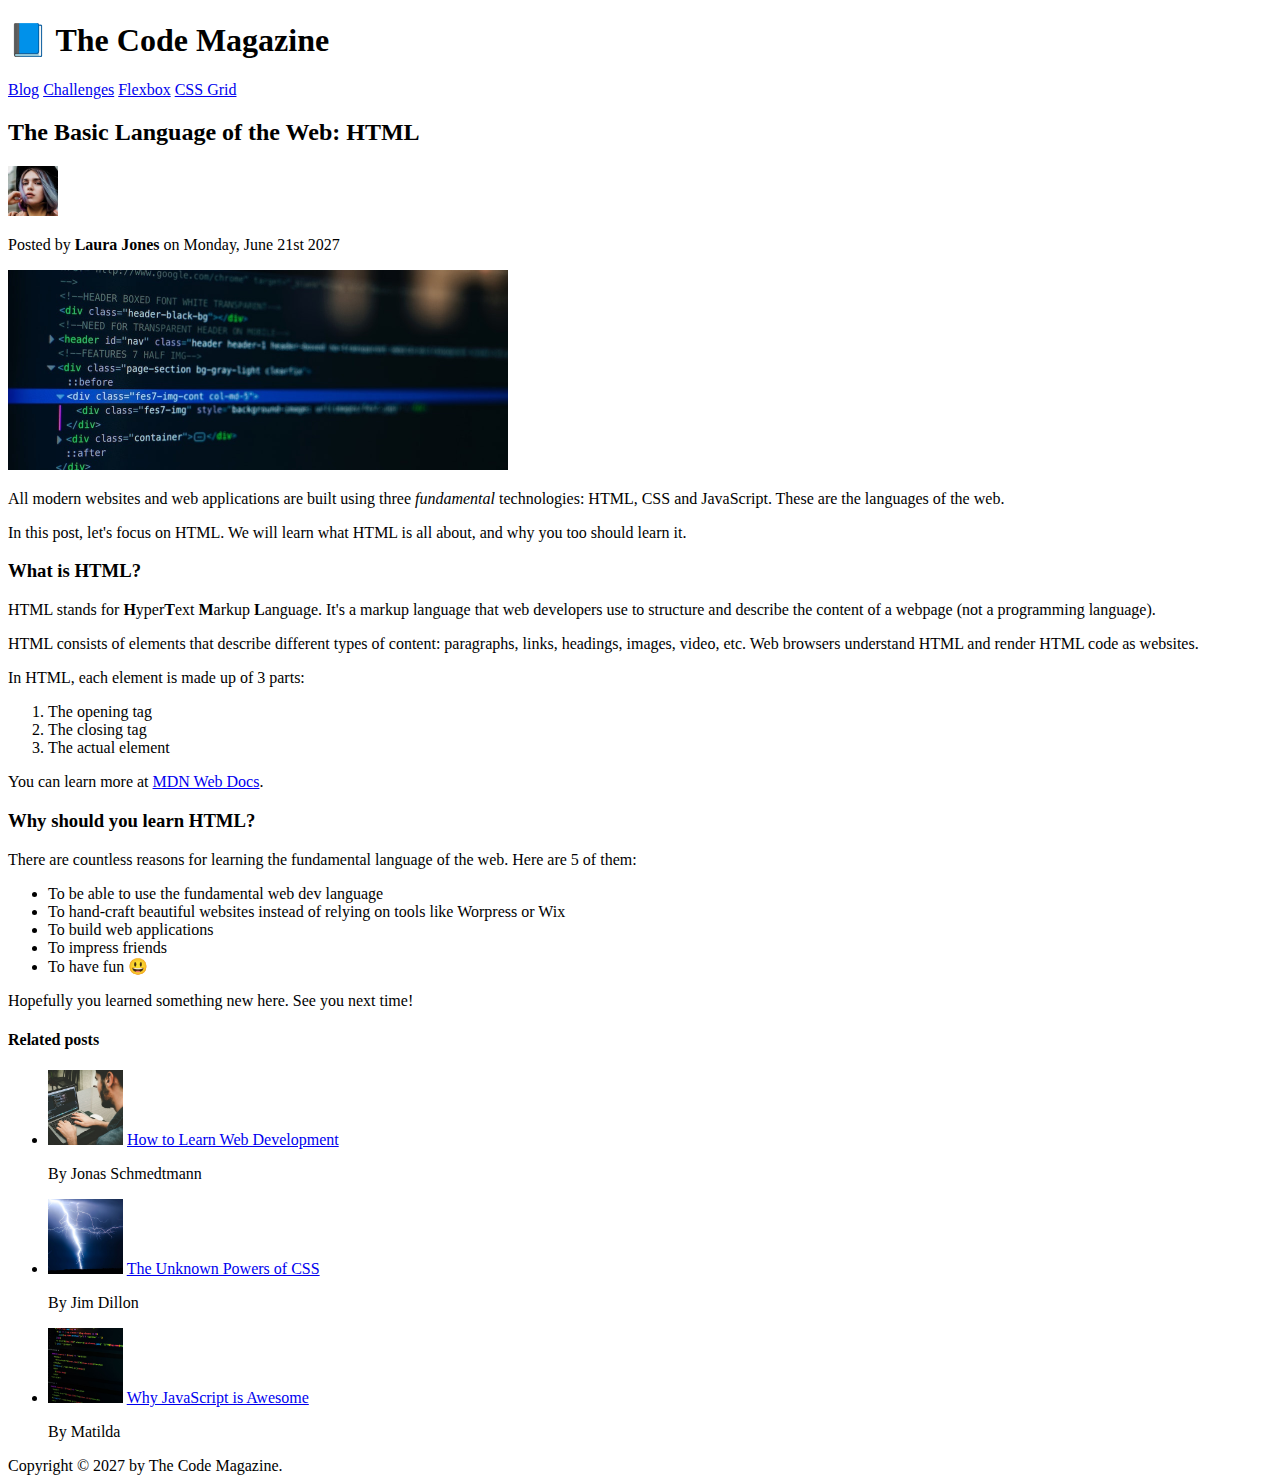
<file: final/02-HTML-Fundamentals/index.html>
<!DOCTYPE html>
<html lang="en">
  <head>
    <meta charset="UTF-8" />
    <title>The Basic Language of the Web: HTML</title>
  </head>

  <body>
    <!--
    <h1>The Basic Language of the Web: HTML</h1>
    <h2>The Basic Language of the Web: HTML</h2>
    <h3>The Basic Language of the Web: HTML</h3>
    <h4>The Basic Language of the Web: HTML</h4>
    <h5>The Basic Language of the Web: HTML</h5>
    <h6>The Basic Language of the Web: HTML</h6>
    -->

    <header>
      <h1>📘 The Code Magazine</h1>

      <nav>
        <a href="blog.html">Blog</a>
        <a href="#">Challenges</a>
        <a href="#">Flexbox</a>
        <a href="#">CSS Grid</a>
      </nav>
    </header>

    <article>
      <header>
        <h2>The Basic Language of the Web: HTML</h2>

        <img
          src="img/laura-jones.jpg"
          alt="Headshot of Laura Jones"
          height="50"
          width="50"
        />

        <p>Posted by <strong>Laura Jones</strong> on Monday, June 21st 2027</p>

        <img
          src="img/post-img.jpg"
          alt="HTML code on a screen"
          width="500"
          height="200"
        />
      </header>

      <p>
        All modern websites and web applications are built using three
        <em>fundamental</em>
        technologies: HTML, CSS and JavaScript. These are the languages of the
        web.
      </p>

      <p>
        In this post, let's focus on HTML. We will learn what HTML is all about,
        and why you too should learn it.
      </p>

      <h3>What is HTML?</h3>
      <p>
        HTML stands for <strong>H</strong>yper<strong>T</strong>ext
        <strong>M</strong>arkup <strong>L</strong>anguage. It's a markup
        language that web developers use to structure and describe the content
        of a webpage (not a programming language).
      </p>
      <p>
        HTML consists of elements that describe different types of content:
        paragraphs, links, headings, images, video, etc. Web browsers understand
        HTML and render HTML code as websites.
      </p>
      <p>In HTML, each element is made up of 3 parts:</p>

      <ol>
        <li>The opening tag</li>
        <li>The closing tag</li>
        <li>The actual element</li>
      </ol>

      <p>
        You can learn more at
        <a
          href="https://developer.mozilla.org/en-US/docs/Web/HTML"
          target="_blank"
          >MDN Web Docs</a
        >.
      </p>

      <h3>Why should you learn HTML?</h3>

      <p>
        There are countless reasons for learning the fundamental language of the
        web. Here are 5 of them:
      </p>

      <ul>
        <li>To be able to use the fundamental web dev language</li>
        <li>
          To hand-craft beautiful websites instead of relying on tools like
          Worpress or Wix
        </li>
        <li>To build web applications</li>
        <li>To impress friends</li>
        <li>To have fun 😃</li>
      </ul>

      <p>Hopefully you learned something new here. See you next time!</p>
    </article>

    <aside>
      <h4>Related posts</h4>

      <ul>
        <li>
          <img
            src="img/related-1.jpg"
            alt="Person programming"
            width="75"
            width="75"
          />
          <a href="#">How to Learn Web Development</a>
          <p>By Jonas Schmedtmann</p>
        </li>
        <li>
          <img src="img/related-2.jpg" alt="Lightning" width="75" heigth="75" />
          <a href="#">The Unknown Powers of CSS</a>
          <p>By Jim Dillon</p>
        </li>
        <li>
          <img
            src="img/related-3.jpg"
            alt="JavaScript code on a screen"
            width="75"
            height="75"
          />
          <a href="#">Why JavaScript is Awesome</a>
          <p>By Matilda</p>
        </li>
      </ul>
    </aside>

    <footer>Copyright &copy; 2027 by The Code Magazine.</footer>
  </body>
</html>
</file>
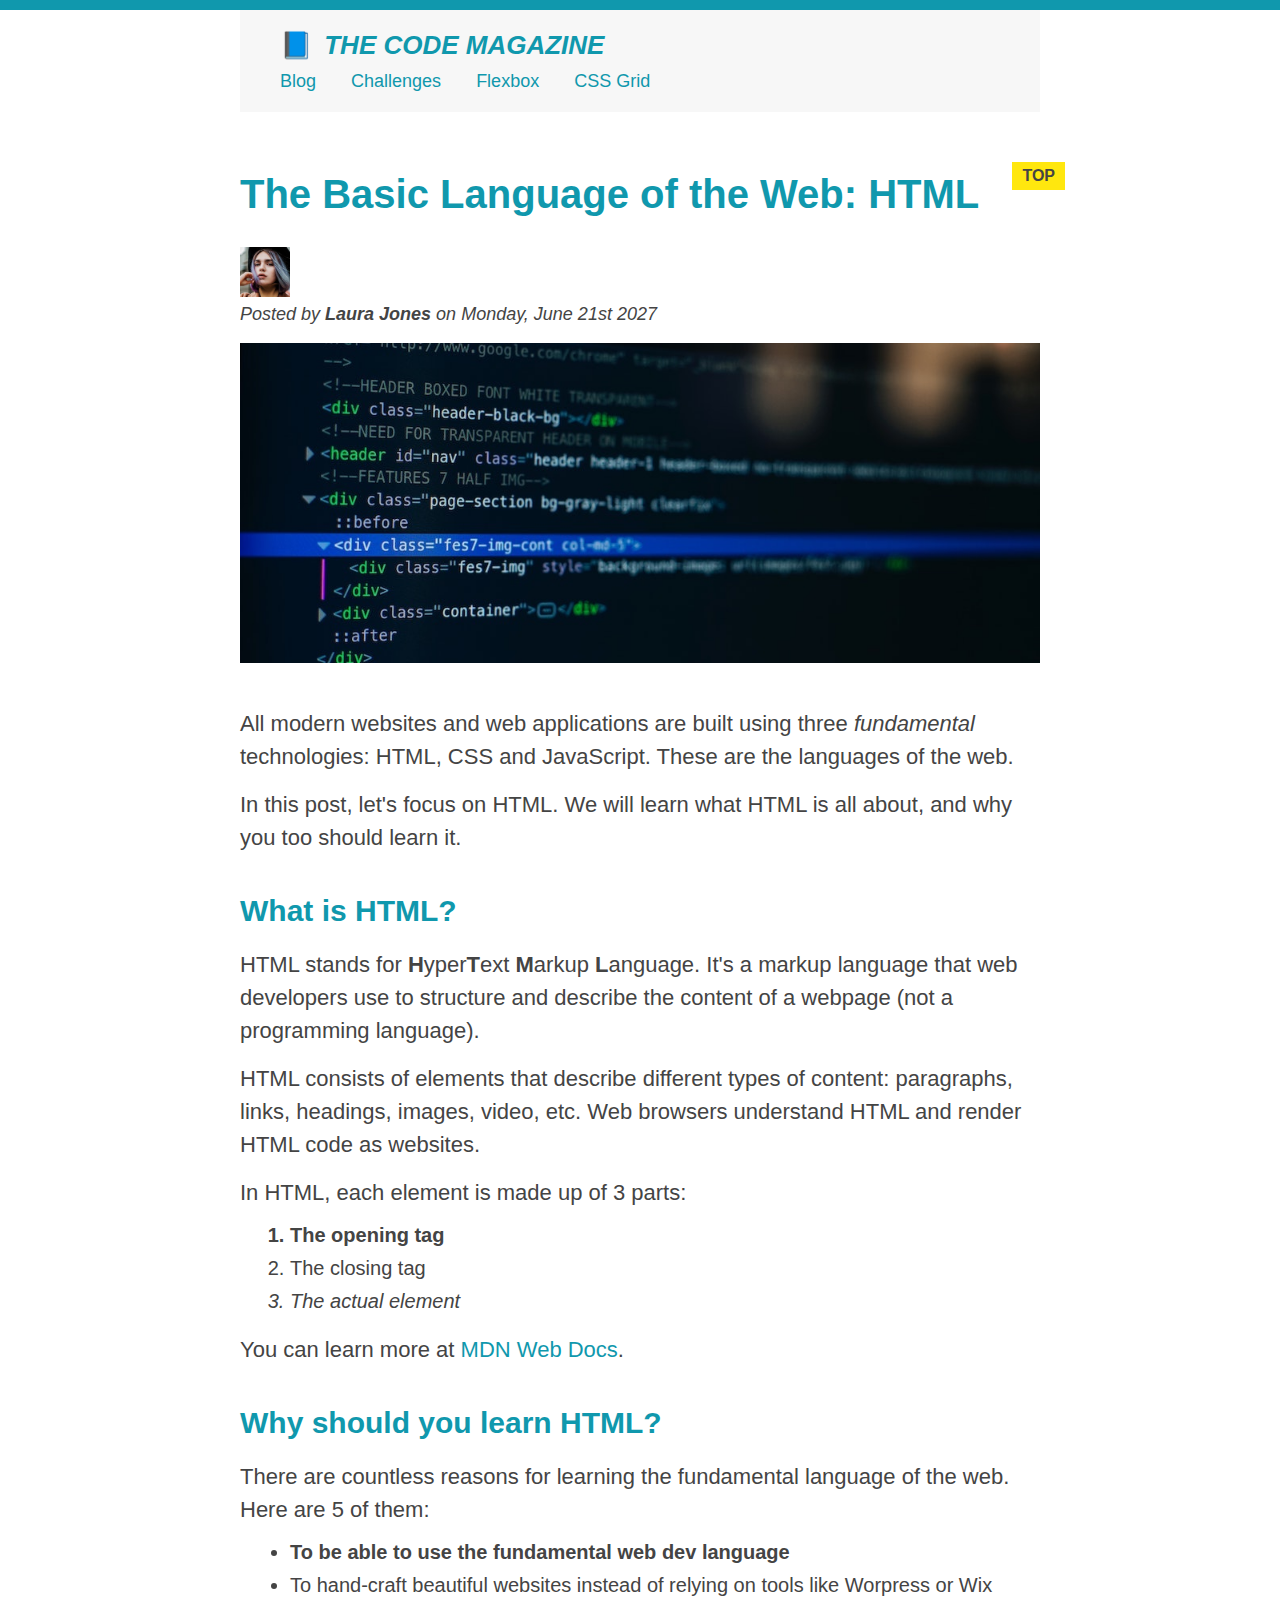
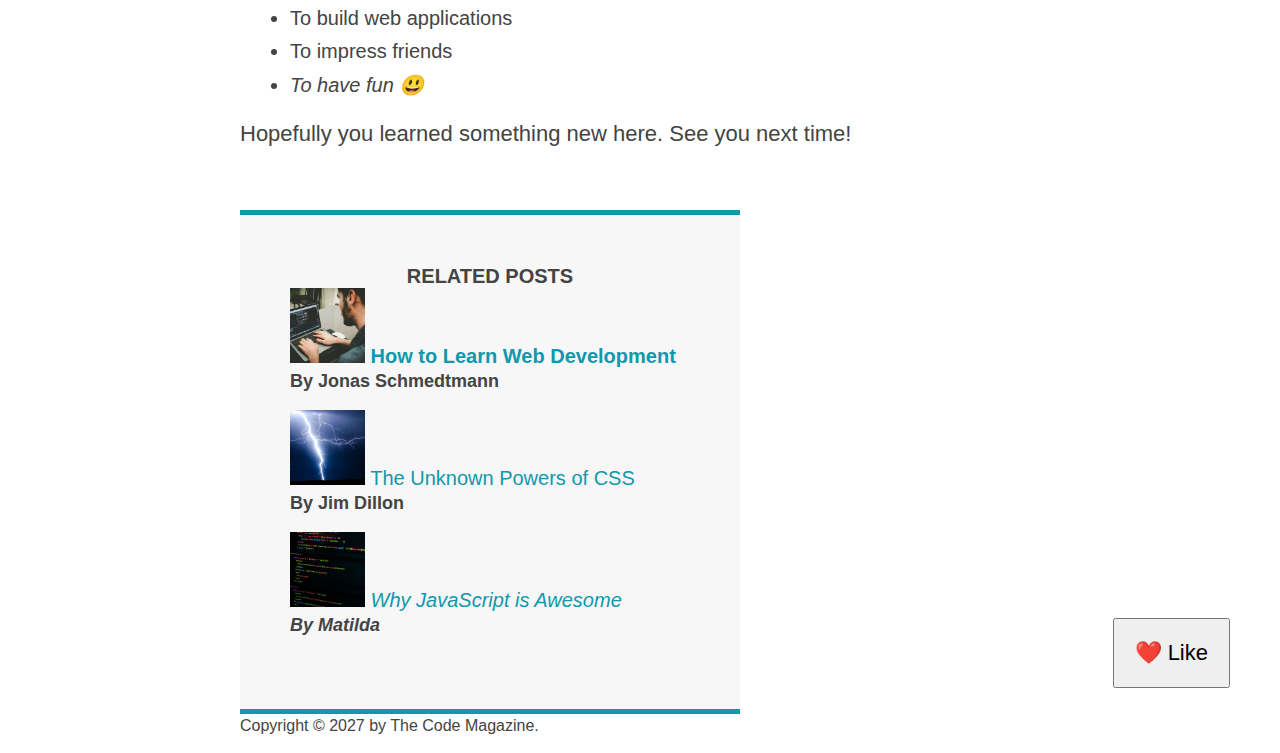
<file: final/03-CSS-Fundamentals/index.html>
<!DOCTYPE html>
<html lang="en">
  <head>
    <meta charset="UTF-8" />
    <link href="style.css" rel="stylesheet" />

    <title>The Basic Language of the Web: HTML</title>
  </head>

  <body>
    <!--
    <h1>The Basic Language of the Web: HTML</h1>
    <h2>The Basic Language of the Web: HTML</h2>
    <h3>The Basic Language of the Web: HTML</h3>
    <h4>The Basic Language of the Web: HTML</h4>
    <h5>The Basic Language of the Web: HTML</h5>
    <h6>The Basic Language of the Web: HTML</h6>
    -->

    <div class="container">
      <header class="main-header">
        <h1>📘 The Code Magazine</h1>

        <nav>
          <!-- <strong>This is the navigation</strong> -->
          <a href="blog.html">Blog</a>
          <a href="#">Challenges</a>
          <a href="#">Flexbox</a>
          <a href="#">CSS Grid</a>
        </nav>
      </header>

      <article>
        <header class="post-header">
          <h2>The Basic Language of the Web: HTML</h2>

          <img
            src="img/laura-jones.jpg"
            alt="Headshot of Laura Jones"
            height="50"
            width="50"
          />

          <p id="author">
            Posted by <strong>Laura Jones</strong> on Monday, June 21st 2027
          </p>

          <img
            src="img/post-img.jpg"
            alt="HTML code on a screen"
            width="500"
            height="200"
            class="post-img"
          />
          <button>❤️ Like</button>
        </header>

        <p>
          All modern websites and web applications are built using three
          <em>fundamental</em>
          technologies: HTML, CSS and JavaScript. These are the languages of the
          web.
        </p>

        <p>
          In this post, let's focus on HTML. We will learn what HTML is all
          about, and why you too should learn it.
        </p>

        <h3>What is HTML?</h3>
        <p>
          HTML stands for <strong>H</strong>yper<strong>T</strong>ext
          <strong>M</strong>arkup <strong>L</strong>anguage. It's a markup
          language that web developers use to structure and describe the content
          of a webpage (not a programming language).
        </p>
        <p>
          HTML consists of elements that describe different types of content:
          paragraphs, links, headings, images, video, etc. Web browsers
          understand HTML and render HTML code as websites.
        </p>
        <p>In HTML, each element is made up of 3 parts:</p>

        <ol>
          <li class="first-li">The opening tag</li>
          <li>The closing tag</li>
          <li>The actual element</li>
        </ol>

        <p>
          You can learn more at
          <a
            href="https://developer.mozilla.org/en-US/docs/Web/HTML"
            target="_blank"
            >MDN Web Docs</a
          >.
        </p>

        <h3>Why should you learn HTML?</h3>

        <p>
          There are countless reasons for learning the fundamental language of
          the web. Here are 5 of them:
        </p>

        <ul>
          <li class="first-li">
            To be able to use the fundamental web dev language
          </li>
          <li>
            To hand-craft beautiful websites instead of relying on tools like
            Worpress or Wix
          </li>
          <li>To build web applications</li>
          <li>To impress friends</li>
          <li>To have fun 😃</li>
        </ul>

        <p>Hopefully you learned something new here. See you next time!</p>
      </article>

      <aside>
        <h4>Related posts</h4>

        <ul class="related">
          <li>
            <img
              src="img/related-1.jpg"
              alt="Person programming"
              width="75"
              height="75"
            />
            <a href="#">How to Learn Web Development</a>
            <p class="related-author">By Jonas Schmedtmann</p>
          </li>
          <li>
            <img
              src="img/related-2.jpg"
              alt="Lightning"
              width="75"
              height="75"
            />
            <a href="#">The Unknown Powers of CSS</a>
            <p class="related-author">By Jim Dillon</p>
          </li>
          <li>
            <img
              src="img/related-3.jpg"
              alt="JavaScript code on a screen"
              width="75"
              height="75"
            />
            <a href="#">Why JavaScript is Awesome</a>
            <p class="related-author">By Matilda</p>
          </li>
        </ul>
      </aside>

      <footer>
        <p id="copyright" class="copyright text">
          Copyright &copy; 2027 by The Code Magazine.
        </p>
      </footer>
    </div>
  </body>
</html>
</file>
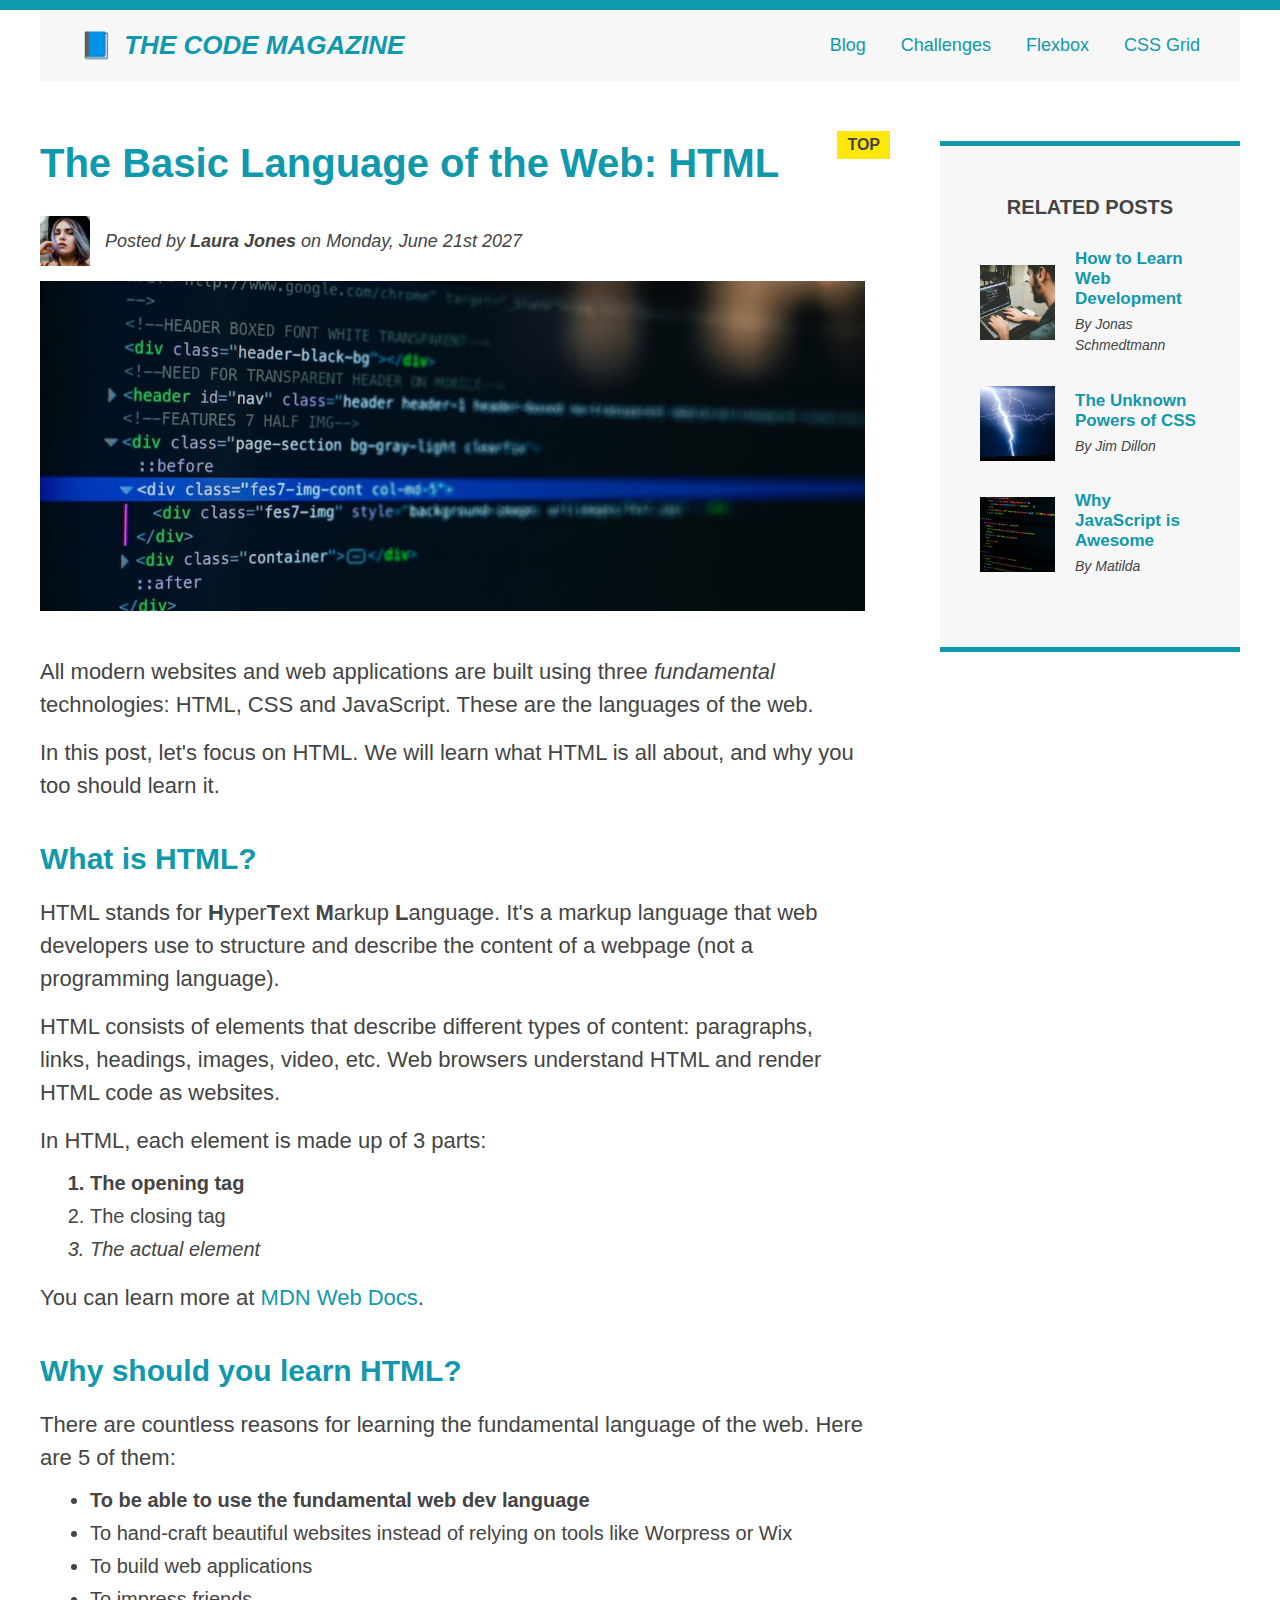
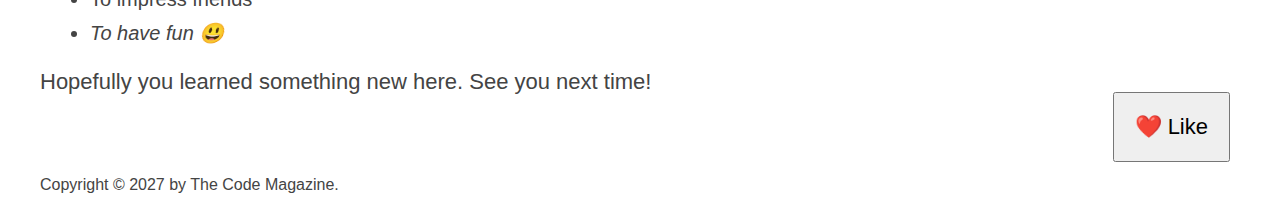
<file: final/04-CSS-Layouts/index.html>
<!DOCTYPE html>
<html lang="en">
  <head>
    <meta charset="UTF-8" />
    <link href="style.css" rel="stylesheet" />

    <title>The Basic Language of the Web: HTML</title>
  </head>

  <body>
    <!--
    <h1>The Basic Language of the Web: HTML</h1>
    <h2>The Basic Language of the Web: HTML</h2>
    <h3>The Basic Language of the Web: HTML</h3>
    <h4>The Basic Language of the Web: HTML</h4>
    <h5>The Basic Language of the Web: HTML</h5>
    <h6>The Basic Language of the Web: HTML</h6>
    -->

    <div class="container">
      <header class="main-header clearfix">
        <h1>📘 The Code Magazine</h1>

        <nav>
          <!-- <strong>This is the navigation</strong> -->
          <a href="blog.html">Blog</a>
          <a href="#">Challenges</a>
          <a href="flexbox.html">Flexbox</a>
          <a href="css-grid.html">CSS Grid</a>
        </nav>

        <!-- <div class="clear"></div> -->
      </header>

      <!-- ONLY NECESSARY FOR FLEXBOX -->
      <!-- <div class="row"> -->
      <article>
        <header class="post-header">
          <h2>The Basic Language of the Web: HTML</h2>

          <div class="author-box">
            <img
              src="img/laura-jones.jpg"
              alt="Headshot of Laura Jones"
              height="50"
              width="50"
              class="author-img"
            />

            <p id="author" class="author">
              Posted by <strong>Laura Jones</strong> on Monday, June 21st 2027
            </p>
          </div>

          <img
            src="img/post-img.jpg"
            alt="HTML code on a screen"
            width="500"
            height="200"
            class="post-img"
          />
          <button>❤️ Like</button>
        </header>

        <p>
          All modern websites and web applications are built using three
          <em>fundamental</em>
          technologies: HTML, CSS and JavaScript. These are the languages of the
          web.
        </p>

        <p>
          In this post, let's focus on HTML. We will learn what HTML is all
          about, and why you too should learn it.
        </p>

        <h3>What is HTML?</h3>
        <p>
          HTML stands for <strong>H</strong>yper<strong>T</strong>ext
          <strong>M</strong>arkup <strong>L</strong>anguage. It's a markup
          language that web developers use to structure and describe the content
          of a webpage (not a programming language).
        </p>
        <p>
          HTML consists of elements that describe different types of content:
          paragraphs, links, headings, images, video, etc. Web browsers
          understand HTML and render HTML code as websites.
        </p>
        <p>In HTML, each element is made up of 3 parts:</p>

        <ol>
          <li class="first-li">The opening tag</li>
          <li>The closing tag</li>
          <li>The actual element</li>
        </ol>

        <p>
          You can learn more at
          <a
            href="https://developer.mozilla.org/en-US/docs/Web/HTML"
            target="_blank"
            >MDN Web Docs</a
          >.
        </p>

        <h3>Why should you learn HTML?</h3>

        <p>
          There are countless reasons for learning the fundamental language of
          the web. Here are 5 of them:
        </p>

        <ul>
          <li class="first-li">
            To be able to use the fundamental web dev language
          </li>
          <li>
            To hand-craft beautiful websites instead of relying on tools like
            Worpress or Wix
          </li>
          <li>To build web applications</li>
          <li>To impress friends</li>
          <li>To have fun 😃</li>
        </ul>

        <p>Hopefully you learned something new here. See you next time!</p>
      </article>

      <aside>
        <h4>Related posts</h4>

        <ul class="related">
          <li class="related-post">
            <img
              src="img/related-1.jpg"
              alt="Person programming"
              width="75"
              height="75"
            />
            <div>
              <a href="#" class="related-link">How to Learn Web Development</a>
              <p class="related-author">By Jonas Schmedtmann</p>
            </div>
          </li>
          <li class="related-post">
            <img
              src="img/related-2.jpg"
              alt="Lightning"
              width="75"
              height="75"
            />
            <div>
              <a href="#" class="related-link">The Unknown Powers of CSS</a>
              <p class="related-author">By Jim Dillon</p>
            </div>
          </li>
          <li class="related-post">
            <img
              src="img/related-3.jpg"
              alt="JavaScript code on a screen"
              width="75"
              height="75"
            />
            <div>
              <a href="#" class="related-link">Why JavaScript is Awesome</a>
              <p class="related-author">By Matilda</p>
            </div>
          </li>
        </ul>
      </aside>
      <!-- </div> -->

      <footer>
        <p id="copyright" class="copyright text">
          Copyright &copy; 2027 by The Code Magazine.
        </p>
      </footer>
    </div>
  </body>
</html>
</file>
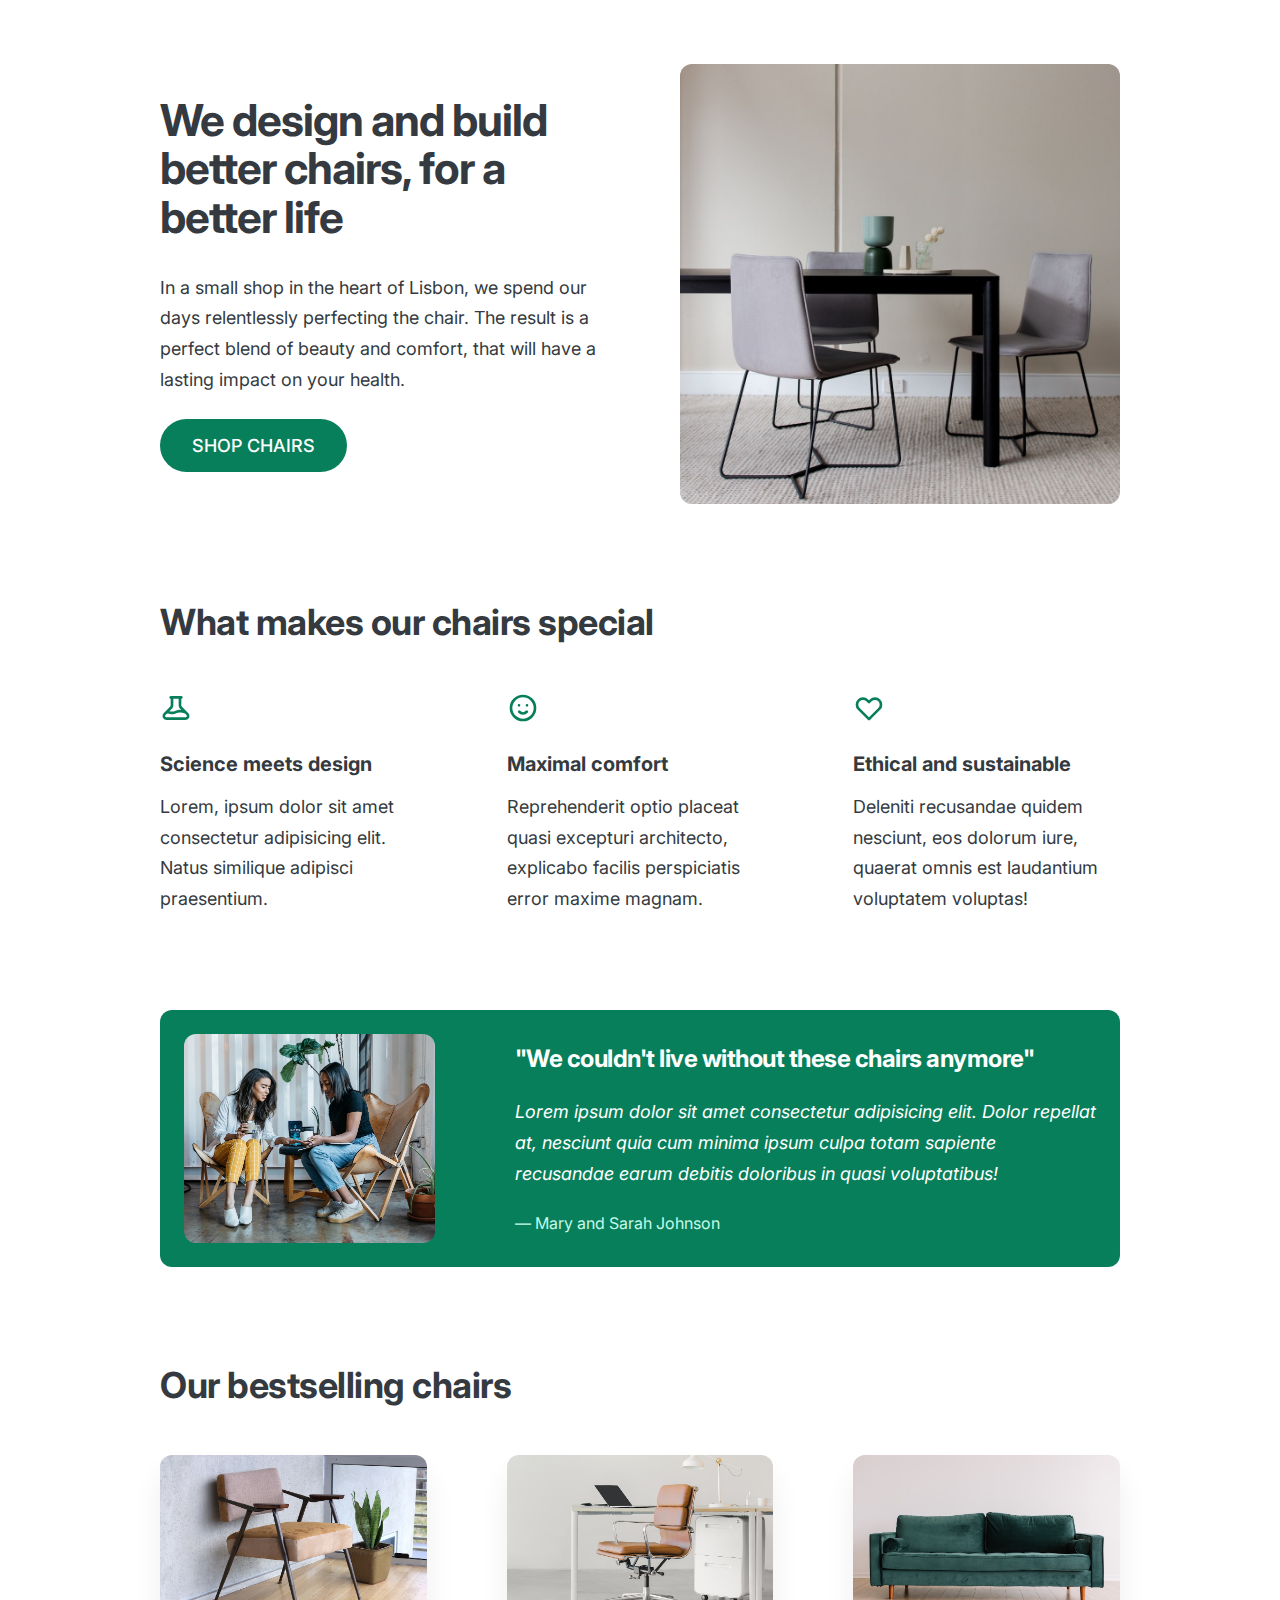
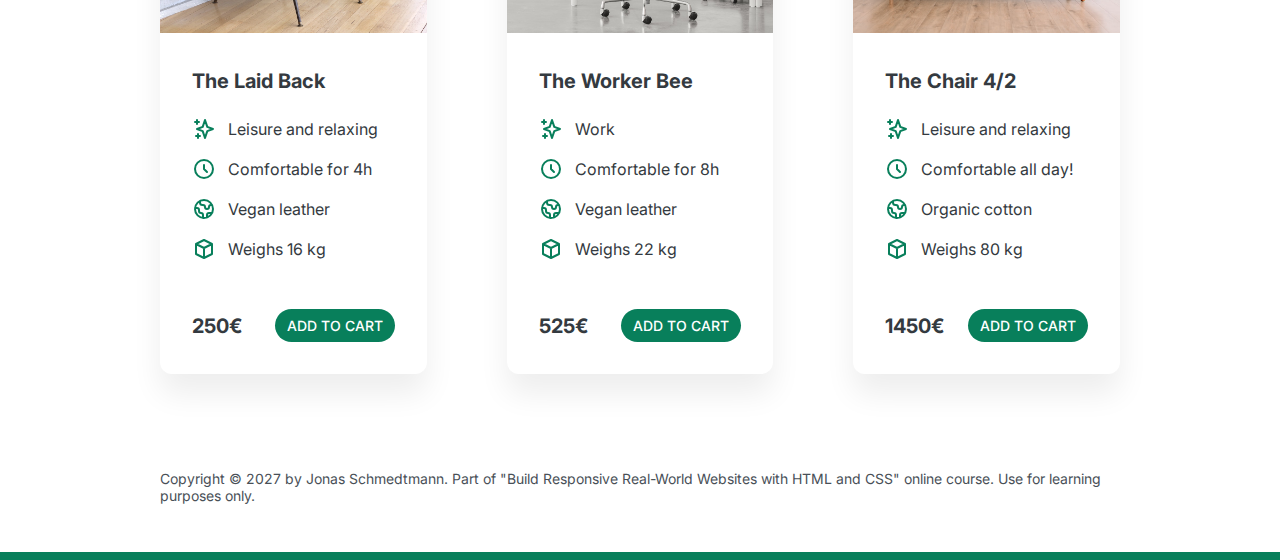
<file: final/05-Design/index.html>
<!DOCTYPE html>
<html lang="en">
  <head>
    <meta charset="UTF-8" />
    <meta http-equiv="X-UA-Compatible" content="IE=edge" />
    <meta name="viewport" content="width=device-width, initial-scale=1.0" />

    <link rel="preconnect" href="https://fonts.gstatic.com" />
    <link
      href="https://fonts.googleapis.com/css2?family=Inter:wght@400;500;700&display=swap"
      rel="stylesheet"
    />

    <link rel="stylesheet" href="style.css" />
    <title>Lisbon Chair Shop</title>
  </head>
  <body>
    <div class="container">
      <header>
        <div class="header-text-box">
          <h1>We design and build better chairs, for a better life</h1>
          <p class="header-text">
            In a small shop in the heart of Lisbon, we spend our days
            relentlessly perfecting the chair. The result is a perfect blend of
            beauty and comfort, that will have a lasting impact on your health.
          </p>
          <a class="btn btn--big" href="#">Shop chairs</a>
        </div>
        <img src="hero.jpg" alt="Photo" />
      </header>

      <section>
        <h2>What makes our chairs special</h2>
        <div class="grid-3-cols">
          <div>
            <svg
              xmlns="http://www.w3.org/2000/svg"
              class="features-icon"
              fill="none"
              viewBox="0 0 24 24"
              stroke="currentColor"
            >
              <path
                stroke-linecap="round"
                stroke-linejoin="round"
                stroke-width="2"
                d="M19.428 15.428a2 2 0 00-1.022-.547l-2.387-.477a6 6 0 00-3.86.517l-.318.158a6 6 0 01-3.86.517L6.05 15.21a2 2 0 00-1.806.547M8 4h8l-1 1v5.172a2 2 0 00.586 1.414l5 5c1.26 1.26.367 3.414-1.415 3.414H4.828c-1.782 0-2.674-2.154-1.414-3.414l5-5A2 2 0 009 10.172V5L8 4z"
              />
            </svg>
            <p class="features-title"><strong>Science meets design</strong></p>
            <p class="features-text">
              Lorem, ipsum dolor sit amet consectetur adipisicing elit. Natus
              similique adipisci praesentium.
            </p>
          </div>

          <div>
            <svg
              xmlns="http://www.w3.org/2000/svg"
              class="features-icon"
              fill="none"
              viewBox="0 0 24 24"
              stroke="currentColor"
            >
              <path
                stroke-linecap="round"
                stroke-linejoin="round"
                stroke-width="2"
                d="M14.828 14.828a4 4 0 01-5.656 0M9 10h.01M15 10h.01M21 12a9 9 0 11-18 0 9 9 0 0118 0z"
              />
            </svg>
            <p class="features-title">
              <strong>Maximal comfort</strong>
            </p>
            <p class="features-text">
              Reprehenderit optio placeat quasi excepturi architecto, explicabo
              facilis perspiciatis error maxime magnam.
            </p>
          </div>

          <div>
            <svg
              xmlns="http://www.w3.org/2000/svg"
              class="features-icon"
              fill="none"
              viewBox="0 0 24 24"
              stroke="currentColor"
            >
              <path
                stroke-linecap="round"
                stroke-linejoin="round"
                stroke-width="2"
                d="M4.318 6.318a4.5 4.5 0 000 6.364L12 20.364l7.682-7.682a4.5 4.5 0 00-6.364-6.364L12 7.636l-1.318-1.318a4.5 4.5 0 00-6.364 0z"
              />
            </svg>
            <p class="features-title">
              <strong>Ethical and sustainable</strong>
            </p>
            <p class="features-text">
              Deleniti recusandae quidem nesciunt, eos dolorum iure, quaerat
              omnis est laudantium voluptatem voluptas!
            </p>
          </div>
        </div>
      </section>

      <section class="testimonial-section">
        <div class="grid-3-cols">
          <img src="customers.jpg" alt="People sitting on chairs" />
          <div class="testimonial-box">
            <h2>"We couldn't live without these chairs anymore"</h2>
            <blockquote class="testimonial-text">
              Lorem ipsum dolor sit amet consectetur adipisicing elit. Dolor
              repellat at, nesciunt quia cum minima ipsum culpa totam sapiente
              recusandae earum debitis doloribus in quasi voluptatibus!
            </blockquote>
            <p class="testimonial-author">&mdash; Mary and Sarah Johnson</p>
          </div>
        </div>
      </section>

      <section>
        <h2>Our bestselling chairs</h2>
        <div class="grid-3-cols">
          <figure class="chair">
            <img src="chair-1.jpg" alt="Chair" />
            <div class="chair-box">
              <h3>The Laid Back</h3>
              <ul class="chair-details">
                <li>
                  <svg
                    xmlns="http://www.w3.org/2000/svg"
                    class="chair-icon"
                    fill="none"
                    viewBox="0 0 24 24"
                    stroke="currentColor"
                  >
                    <path
                      stroke-linecap="round"
                      stroke-linejoin="round"
                      stroke-width="2"
                      d="M5 3v4M3 5h4M6 17v4m-2-2h4m5-16l2.286 6.857L21 12l-5.714 2.143L13 21l-2.286-6.857L5 12l5.714-2.143L13 3z"
                    />
                  </svg>
                  <!-- Span is a generic INLINE text element, it doesn't have any meaning. It's like a div element, but inline -->
                  <span>Leisure and relaxing</span>
                </li>
                <li>
                  <svg
                    xmlns="http://www.w3.org/2000/svg"
                    class="chair-icon"
                    fill="none"
                    viewBox="0 0 24 24"
                    stroke="currentColor"
                  >
                    <path
                      stroke-linecap="round"
                      stroke-linejoin="round"
                      stroke-width="2"
                      d="M12 8v4l3 3m6-3a9 9 0 11-18 0 9 9 0 0118 0z"
                    />
                  </svg>
                  <span>Comfortable for 4h</span>
                </li>
                <li>
                  <svg
                    xmlns="http://www.w3.org/2000/svg"
                    class="chair-icon"
                    fill="none"
                    viewBox="0 0 24 24"
                    stroke="currentColor"
                  >
                    <path
                      stroke-linecap="round"
                      stroke-linejoin="round"
                      stroke-width="2"
                      d="M3.055 11H5a2 2 0 012 2v1a2 2 0 002 2 2 2 0 012 2v2.945M8 3.935V5.5A2.5 2.5 0 0010.5 8h.5a2 2 0 012 2 2 2 0 104 0 2 2 0 012-2h1.064M15 20.488V18a2 2 0 012-2h3.064M21 12a9 9 0 11-18 0 9 9 0 0118 0z"
                    />
                  </svg>
                  <span>Vegan leather</span>
                </li>
                <li>
                  <svg
                    xmlns="http://www.w3.org/2000/svg"
                    class="chair-icon"
                    fill="none"
                    viewBox="0 0 24 24"
                    stroke="currentColor"
                  >
                    <path
                      stroke-linecap="round"
                      stroke-linejoin="round"
                      stroke-width="2"
                      d="M20 7l-8-4-8 4m16 0l-8 4m8-4v10l-8 4m0-10L4 7m8 4v10M4 7v10l8 4"
                    />
                  </svg>
                  <span>Weighs 16 kg</span>
                </li>
              </ul>
              <div class="chair-price">
                <strong>250€</strong>
                <a href="#" class="btn btn--small">Add to cart</a>
              </div>
            </div>
          </figure>

          <figure class="chair">
            <img src="chair-2.jpg" alt="Chair" />
            <div class="chair-box">
              <h3>The Worker Bee</h3>
              <ul class="chair-details">
                <li>
                  <svg
                    xmlns="http://www.w3.org/2000/svg"
                    class="chair-icon"
                    fill="none"
                    viewBox="0 0 24 24"
                    stroke="currentColor"
                  >
                    <path
                      stroke-linecap="round"
                      stroke-linejoin="round"
                      stroke-width="2"
                      d="M5 3v4M3 5h4M6 17v4m-2-2h4m5-16l2.286 6.857L21 12l-5.714 2.143L13 21l-2.286-6.857L5 12l5.714-2.143L13 3z"
                    />
                  </svg>
                  <span>Work</span>
                </li>
                <li>
                  <svg
                    xmlns="http://www.w3.org/2000/svg"
                    class="chair-icon"
                    fill="none"
                    viewBox="0 0 24 24"
                    stroke="currentColor"
                  >
                    <path
                      stroke-linecap="round"
                      stroke-linejoin="round"
                      stroke-width="2"
                      d="M12 8v4l3 3m6-3a9 9 0 11-18 0 9 9 0 0118 0z"
                    />
                  </svg>
                  <span>Comfortable for 8h</span>
                </li>
                <li>
                  <svg
                    xmlns="http://www.w3.org/2000/svg"
                    class="chair-icon"
                    fill="none"
                    viewBox="0 0 24 24"
                    stroke="currentColor"
                  >
                    <path
                      stroke-linecap="round"
                      stroke-linejoin="round"
                      stroke-width="2"
                      d="M3.055 11H5a2 2 0 012 2v1a2 2 0 002 2 2 2 0 012 2v2.945M8 3.935V5.5A2.5 2.5 0 0010.5 8h.5a2 2 0 012 2 2 2 0 104 0 2 2 0 012-2h1.064M15 20.488V18a2 2 0 012-2h3.064M21 12a9 9 0 11-18 0 9 9 0 0118 0z"
                    />
                  </svg>
                  <span>Vegan leather</span>
                </li>
                <li>
                  <svg
                    xmlns="http://www.w3.org/2000/svg"
                    class="chair-icon"
                    fill="none"
                    viewBox="0 0 24 24"
                    stroke="currentColor"
                  >
                    <path
                      stroke-linecap="round"
                      stroke-linejoin="round"
                      stroke-width="2"
                      d="M20 7l-8-4-8 4m16 0l-8 4m8-4v10l-8 4m0-10L4 7m8 4v10M4 7v10l8 4"
                    />
                  </svg>
                  <span>Weighs 22 kg</span>
                </li>
              </ul>
              <div class="chair-price">
                <strong>525€</strong>
                <a href="#" class="btn btn--small">Add to cart</a>
              </div>
            </div>
          </figure>

          <figure class="chair">
            <img src="chair-3.jpg" alt="Chair" />
            <div class="chair-box">
              <h3>The Chair 4/2</h3>
              <ul class="chair-details">
                <li>
                  <svg
                    xmlns="http://www.w3.org/2000/svg"
                    class="chair-icon"
                    fill="none"
                    viewBox="0 0 24 24"
                    stroke="currentColor"
                  >
                    <path
                      stroke-linecap="round"
                      stroke-linejoin="round"
                      stroke-width="2"
                      d="M5 3v4M3 5h4M6 17v4m-2-2h4m5-16l2.286 6.857L21 12l-5.714 2.143L13 21l-2.286-6.857L5 12l5.714-2.143L13 3z"
                    />
                  </svg>
                  <span>Leisure and relaxing</span>
                </li>
                <li>
                  <svg
                    xmlns="http://www.w3.org/2000/svg"
                    class="chair-icon"
                    fill="none"
                    viewBox="0 0 24 24"
                    stroke="currentColor"
                  >
                    <path
                      stroke-linecap="round"
                      stroke-linejoin="round"
                      stroke-width="2"
                      d="M12 8v4l3 3m6-3a9 9 0 11-18 0 9 9 0 0118 0z"
                    />
                  </svg>
                  <span>Comfortable all day!</span>
                </li>
                <li>
                  <svg
                    xmlns="http://www.w3.org/2000/svg"
                    class="chair-icon"
                    fill="none"
                    viewBox="0 0 24 24"
                    stroke="currentColor"
                  >
                    <path
                      stroke-linecap="round"
                      stroke-linejoin="round"
                      stroke-width="2"
                      d="M3.055 11H5a2 2 0 012 2v1a2 2 0 002 2 2 2 0 012 2v2.945M8 3.935V5.5A2.5 2.5 0 0010.5 8h.5a2 2 0 012 2 2 2 0 104 0 2 2 0 012-2h1.064M15 20.488V18a2 2 0 012-2h3.064M21 12a9 9 0 11-18 0 9 9 0 0118 0z"
                    />
                  </svg>
                  <span>Organic cotton</span>
                </li>
                <li>
                  <svg
                    xmlns="http://www.w3.org/2000/svg"
                    class="chair-icon"
                    fill="none"
                    viewBox="0 0 24 24"
                    stroke="currentColor"
                  >
                    <path
                      stroke-linecap="round"
                      stroke-linejoin="round"
                      stroke-width="2"
                      d="M20 7l-8-4-8 4m16 0l-8 4m8-4v10l-8 4m0-10L4 7m8 4v10M4 7v10l8 4"
                    />
                  </svg>
                  <span>Weighs 80 kg</span>
                </li>
              </ul>
              <div class="chair-price">
                <strong>1450€</strong>
                <a href="#" class="btn btn--small">Add to cart</a>
              </div>
            </div>
          </figure>
        </div>
      </section>

      <footer>
        Copyright &copy; 2027 by Jonas Schmedtmann. Part of "Build Responsive
        Real-World Websites with HTML and CSS" online course. Use for learning
        purposes only.
      </footer>
    </div>
  </body>
</html>
</file>
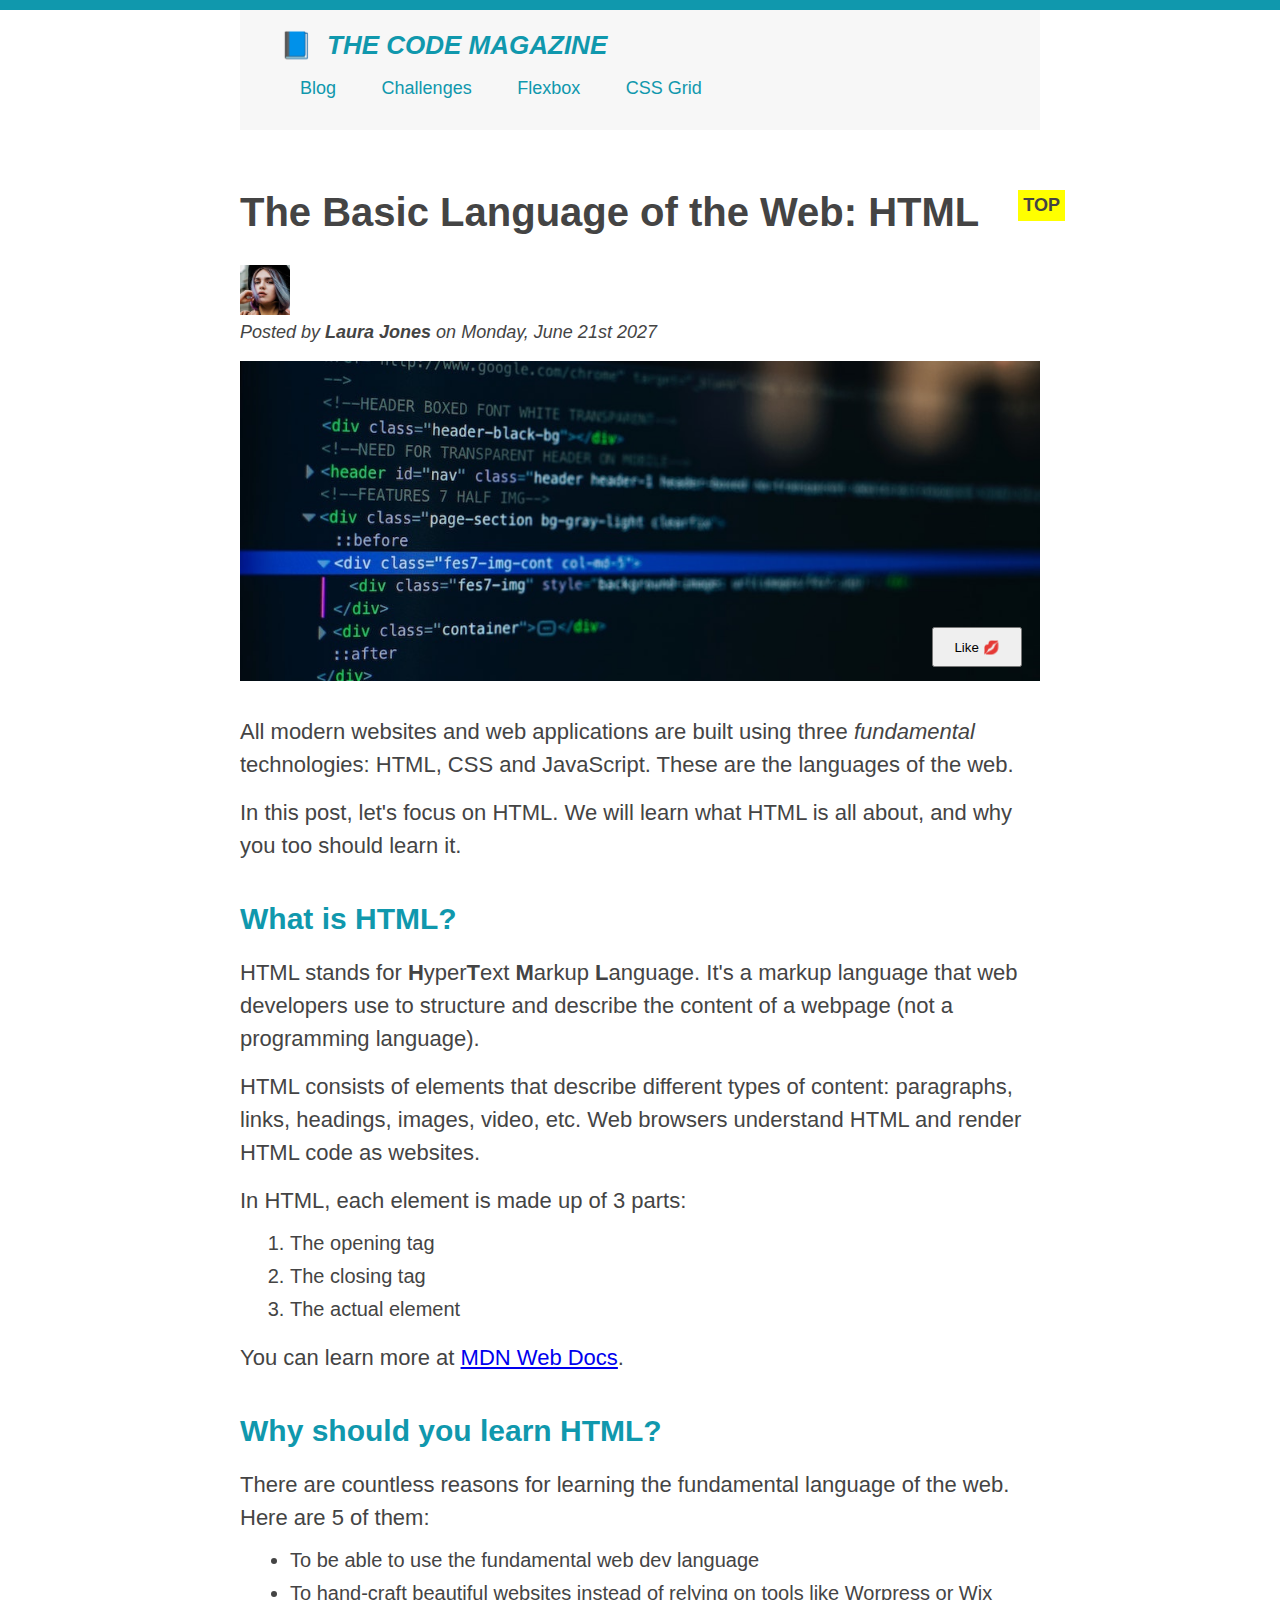
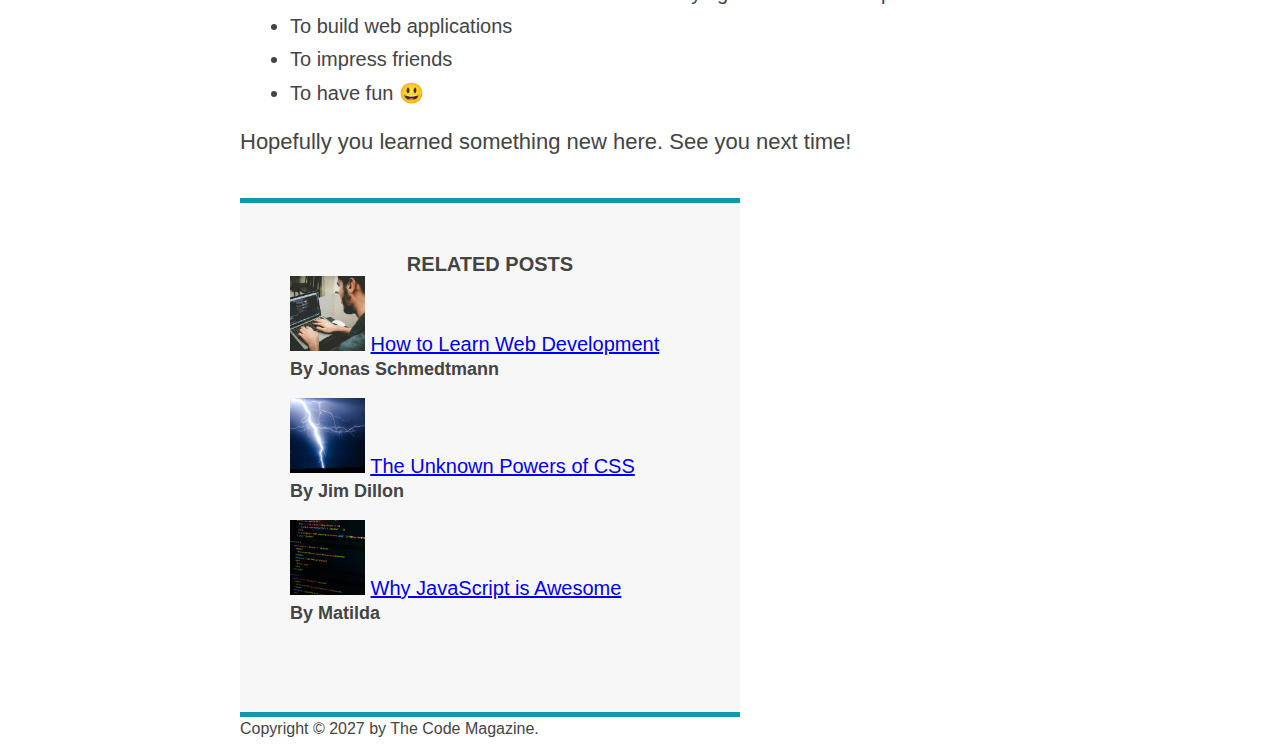
<file: starter/02-HTML-Fundamentals/index.html>
<!DOCTYPE html>
<html lang="en">
  <head>
    <meta charset="UTF-8" />
    <title>The Basic Language of the Web: HTML</title>
    <link rel="stylesheet" href="style.css" />
  </head>

  <body>
    <!--
    <h1>The Basic Language of the Web: HTML</h1>
    <h2>The Basic Language of the Web: HTML</h2>
    <h3>The Basic Language of the Web: HTML</h3>
    <h4>The Basic Language of the Web: HTML</h4>
    <h5>The Basic Language of the Web: HTML</h5>
    <h6>The Basic Language of the Web: HTML</h6>
    -->
    <div class="container">
          <header class="main-header">
      <h1>📘The Code Magazine</h1>

      <nav>
        <a href="blog.html">Blog</a>
        <a href="#">Challenges</a>
        <a href="#">Flexbox</a>
        <a href="#">CSS Grid</a>
      </nav>
    </header>

    <article>
      <header class="post-header">
        <h2>The Basic Language of the Web: HTML</h2>

        <img
          src="img/laura-jones.jpg"
          alt="Headshot of Laura Jones"
          height="50"
          width="50"
        />

        <p class="author">Posted by <strong>Laura Jones</strong> on Monday, June 21st 2027</p>

        <img
          src="img/post-img.jpg"
          alt="HTML code on a screen"
          width="500"
          height="200"
          class="post-img"
        />
<button>Like 💋</button>

      </header>

      <p>
        All modern websites and web applications are built using three
        <em>fundamental</em>
        technologies: HTML, CSS and JavaScript. These are the languages of the
        web.
      </p>

      <p>
        In this post, let's focus on HTML. We will learn what HTML is all about,
        and why you too should learn it.
      </p>

      <h3>What is HTML?</h3>
      <p>
        HTML stands for <strong>H</strong>yper<strong>T</strong>ext
        <strong>M</strong>arkup <strong>L</strong>anguage. It's a markup
        language that web developers use to structure and describe the content
        of a webpage (not a programming language).
      </p>
      <p>
        HTML consists of elements that describe different types of content:
        paragraphs, links, headings, images, video, etc. Web browsers understand
        HTML and render HTML code as websites.
      </p>
      <p>In HTML, each element is made up of 3 parts:</p>

      <ol>
        <li>The opening tag</li>
        <li>The closing tag</li>
        <li>The actual element</li>
      </ol>

      <p>
        You can learn more at
        <a
          href="https://developer.mozilla.org/en-US/docs/Web/HTML"
          target="_blank"
          >MDN Web Docs</a
        >.
      </p>

      <h3>Why should you learn HTML?</h3>

      <p>
        There are countless reasons for learning the fundamental language of the
        web. Here are 5 of them:
      </p>

      <ul>
        <li>To be able to use the fundamental web dev language</li>
        <li>
          To hand-craft beautiful websites instead of relying on tools like
          Worpress or Wix
        </li>
        <li>To build web applications</li>
        <li>To impress friends</li>
        <li>To have fun 😃</li>
      </ul>

      <p>Hopefully you learned something new here. See you next time!</p>
    </article>

    <aside>
      <h4>Related posts</h4>

      <ul class="related">
        <li>
          <img
            src="img/related-1.jpg"
            alt="Person programming"
            width="75"
            height="75"
          />
          <a href="#">How to Learn Web Development</a>
          <p class="related-author">By Jonas Schmedtmann</p>
        </li>
        <li>
          <img src="img/related-2.jpg" alt="Lightning" width="75" heigth="75" />
          <a href="#">The Unknown Powers of CSS</a>
          <p class="related-author">By Jim Dillon</p>
        </li>
        <li>
          <img
            src="img/related-3.jpg"
            alt="JavaScript code on a screen"
            width="75"
            height="75"
          />
          <a href="#">Why JavaScript is Awesome</a>
          <p class="related-author">By Matilda</p>
        </li>
      </ul>
    </aside>

    <footer>
     <p class="copyright">
       Copyright &copy; 2027 by The Code Magazine.</footer>
     </p> 
    </div>
  </body>
</html>
</file>
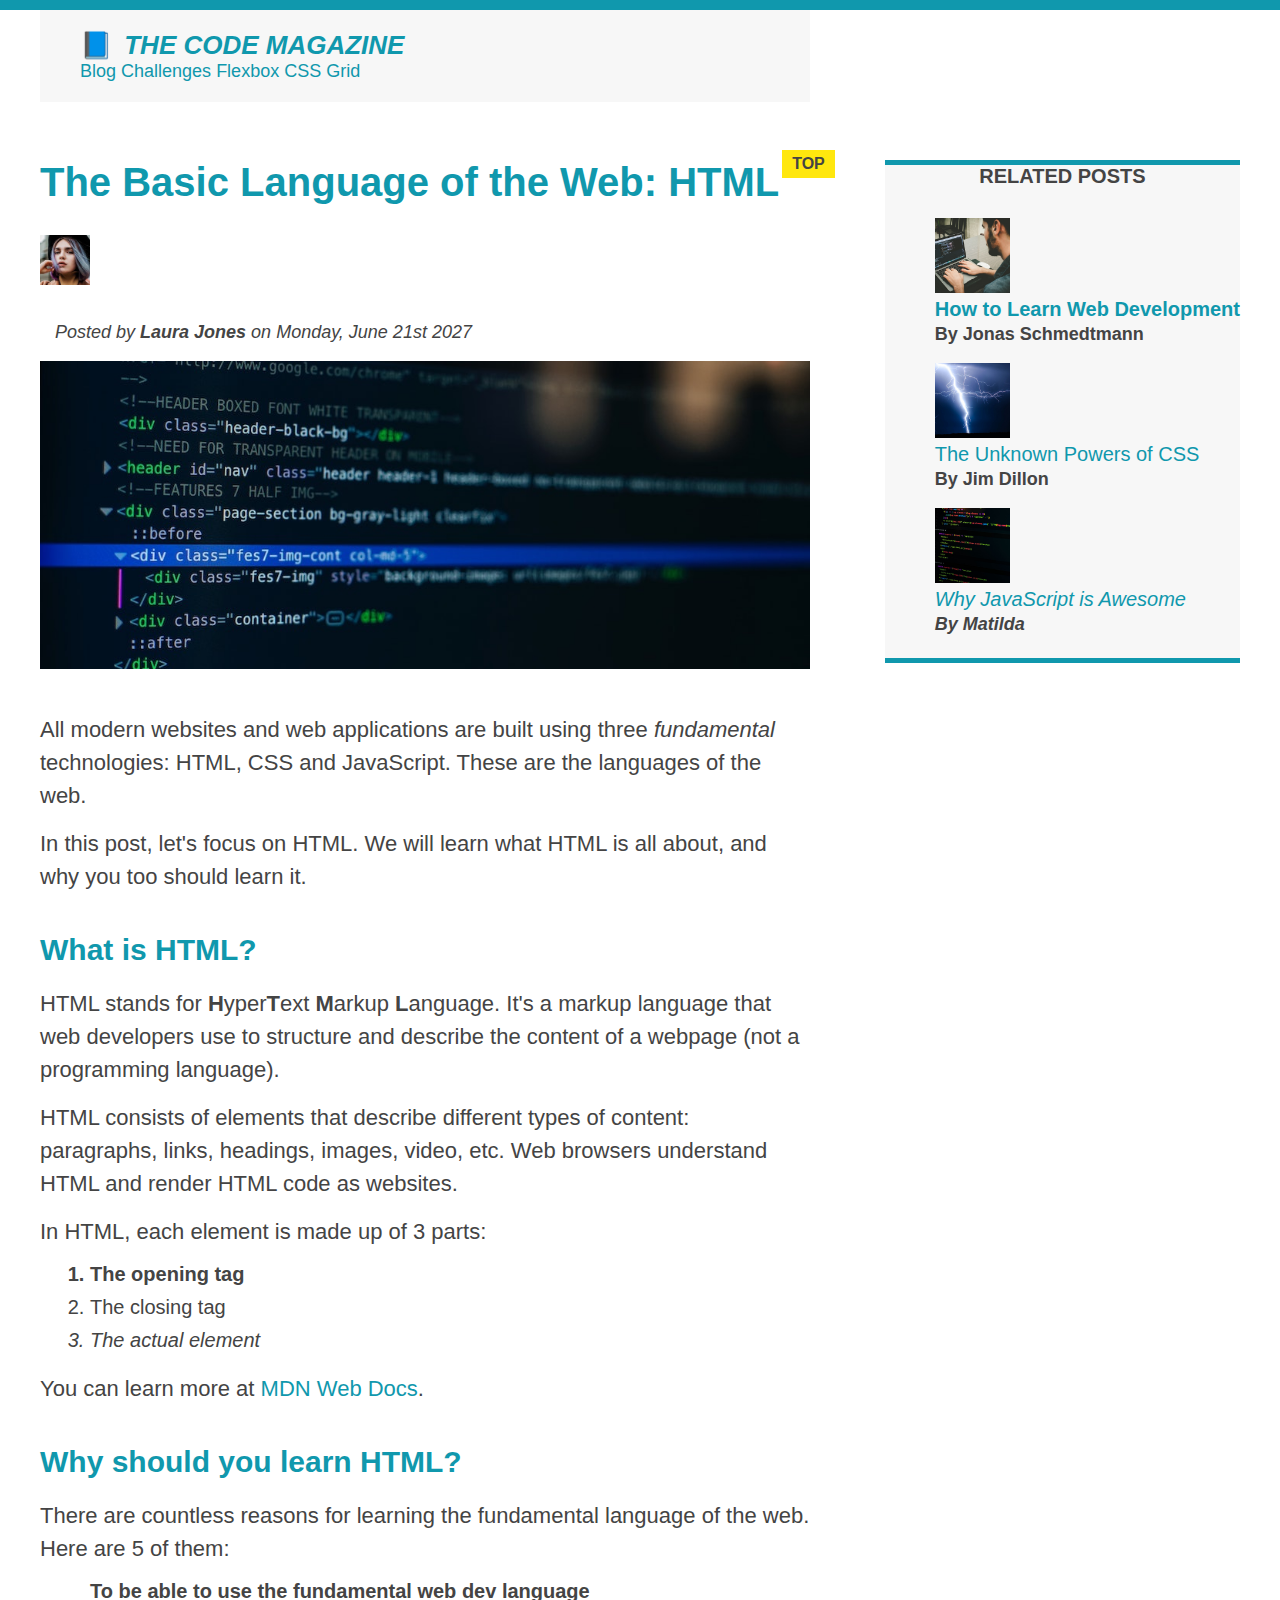
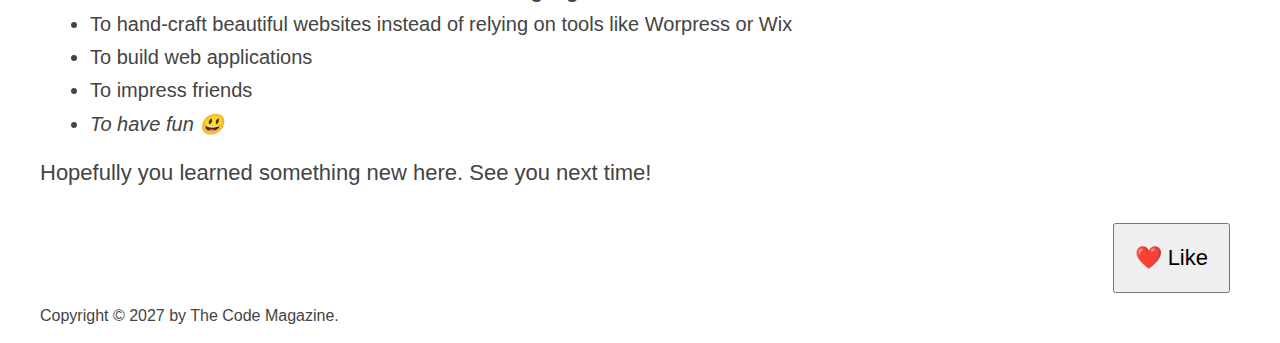
<file: starter/04-CSS-Layouts/index.html>
<!DOCTYPE html>
<html lang="en">
  <head>
    <meta charset="UTF-8" />
    <link href="style.css" rel="stylesheet" />

    <title>The Basic Language of the Web: HTML</title>
  </head>

  <body>
    <!--
    <h1>The Basic Language of the Web: HTML</h1>
    <h2>The Basic Language of the Web: HTML</h2>
    <h3>The Basic Language of the Web: HTML</h3>
    <h4>The Basic Language of the Web: HTML</h4>
    <h5>The Basic Language of the Web: HTML</h5>
    <h6>The Basic Language of the Web: HTML</h6>
    -->

    <div class="container">
      <header class="main-header">
        <h1>📘 The Code Magazine</h1>
        <nav>
          <!-- <strong>This is the navigation</strong> -->
          <a href="blog.html">Blog</a>
          <a href="#">Challenges</a>
          <a href="#">Flexbox</a>
          <a href="css-grid.html">CSS Grid</a>
        </nav>
      </header>
      <!-- <div class="row"> -->
      <article>
        <header class="post-header">
          <h2>The Basic Language of the Web: HTML</h2>
          <div class="title-header">
            <img
              src="img/laura-jones.jpg"
              alt="Headshot of Laura Jones"
              height="50"
              width="50"
              class="author-img"
            />

            <p id="author" class="author">
              Posted by <strong>Laura Jones</strong> on Monday, June 21st 2027
            </p>
          </div>
          <img
            src="img/post-img.jpg"
            alt="HTML code on a screen"
            width="50"
            height="20"
            class="post-img"
          />
          <button>❤️ Like</button>
        </header>

        <p>
          All modern websites and web applications are built using three
          <em>fundamental</em>
          technologies: HTML, CSS and JavaScript. These are the languages of the
          web.
        </p>

        <p>
          In this post, let's focus on HTML. We will learn what HTML is all
          about, and why you too should learn it.
        </p>

        <h3>What is HTML?</h3>
        <p>
          HTML stands for <strong>H</strong>yper<strong>T</strong>ext
          <strong>M</strong>arkup <strong>L</strong>anguage. It's a markup
          language that web developers use to structure and describe the content
          of a webpage (not a programming language).
        </p>
        <p>
          HTML consists of elements that describe different types of content:
          paragraphs, links, headings, images, video, etc. Web browsers
          understand HTML and render HTML code as websites.
        </p>
        <p>In HTML, each element is made up of 3 parts:</p>

        <ol>
          <li class="first-li">The opening tag</li>
          <li>The closing tag</li>
          <li>The actual element</li>
        </ol>

        <p>
          You can learn more at
          <a
            href="https://developer.mozilla.org/en-US/docs/Web/HTML"
            target="_blank"
            >MDN Web Docs</a
          >.
        </p>

        <h3>Why should you learn HTML?</h3>

        <p>
          There are countless reasons for learning the fundamental language of
          the web. Here are 5 of them:
        </p>

        <ul>
          <li class="related">
            To be able to use the fundamental web dev language
          </li>
          <li>
            To hand-craft beautiful websites instead of relying on tools like
            Worpress or Wix
          </li>
          <li>To build web applications</li>
          <li>To impress friends</li>
          <li>To have fun 😃</li>
        </ul>

        <p>Hopefully you learned something new here. See you next time!</p>
      </article>

      <aside>
        <h4>Related posts</h4>

        <ul>
          <li class="related">
            <img
              src="img/related-1.jpg"
              alt="Person programming"
              width="75"
              height="75"
            />

            <div class="related-posts">
              <a href="#" class="related-link">How to Learn Web Development</a>
              <p class="related-author">By Jonas Schmedtmann</p>
            </div>
          </li>
          <li class="related">
            <img
              src="img/related-2.jpg"
              alt="Lightning"
              width="75"
              height="75"
            />

            <div class="related-posts">
              <a href="#" class="related-link">The Unknown Powers of CSS</a>
              <p class="related-author">By Jim Dillon</p>
            </div>
          </li>
          <li class="related">
            <img
              src="img/related-3.jpg"
              alt="JavaScript code on a screen"
              width="75"
              height="75"
            />
            <div class="related-posts">
              <a href="#" class="related-link">Why JavaScript is Awesome</a>
              <p class="related-author">By Matilda</p>
            </div>
          </li>
        </ul>
      </aside>
      <!-- </div> -->
      <footer>
        <p id="copyright" class="copyright text">
          Copyright &copy; 2027 by The Code Magazine.
        </p>
      </footer>
    </div>
  </body>
</html>
</file>
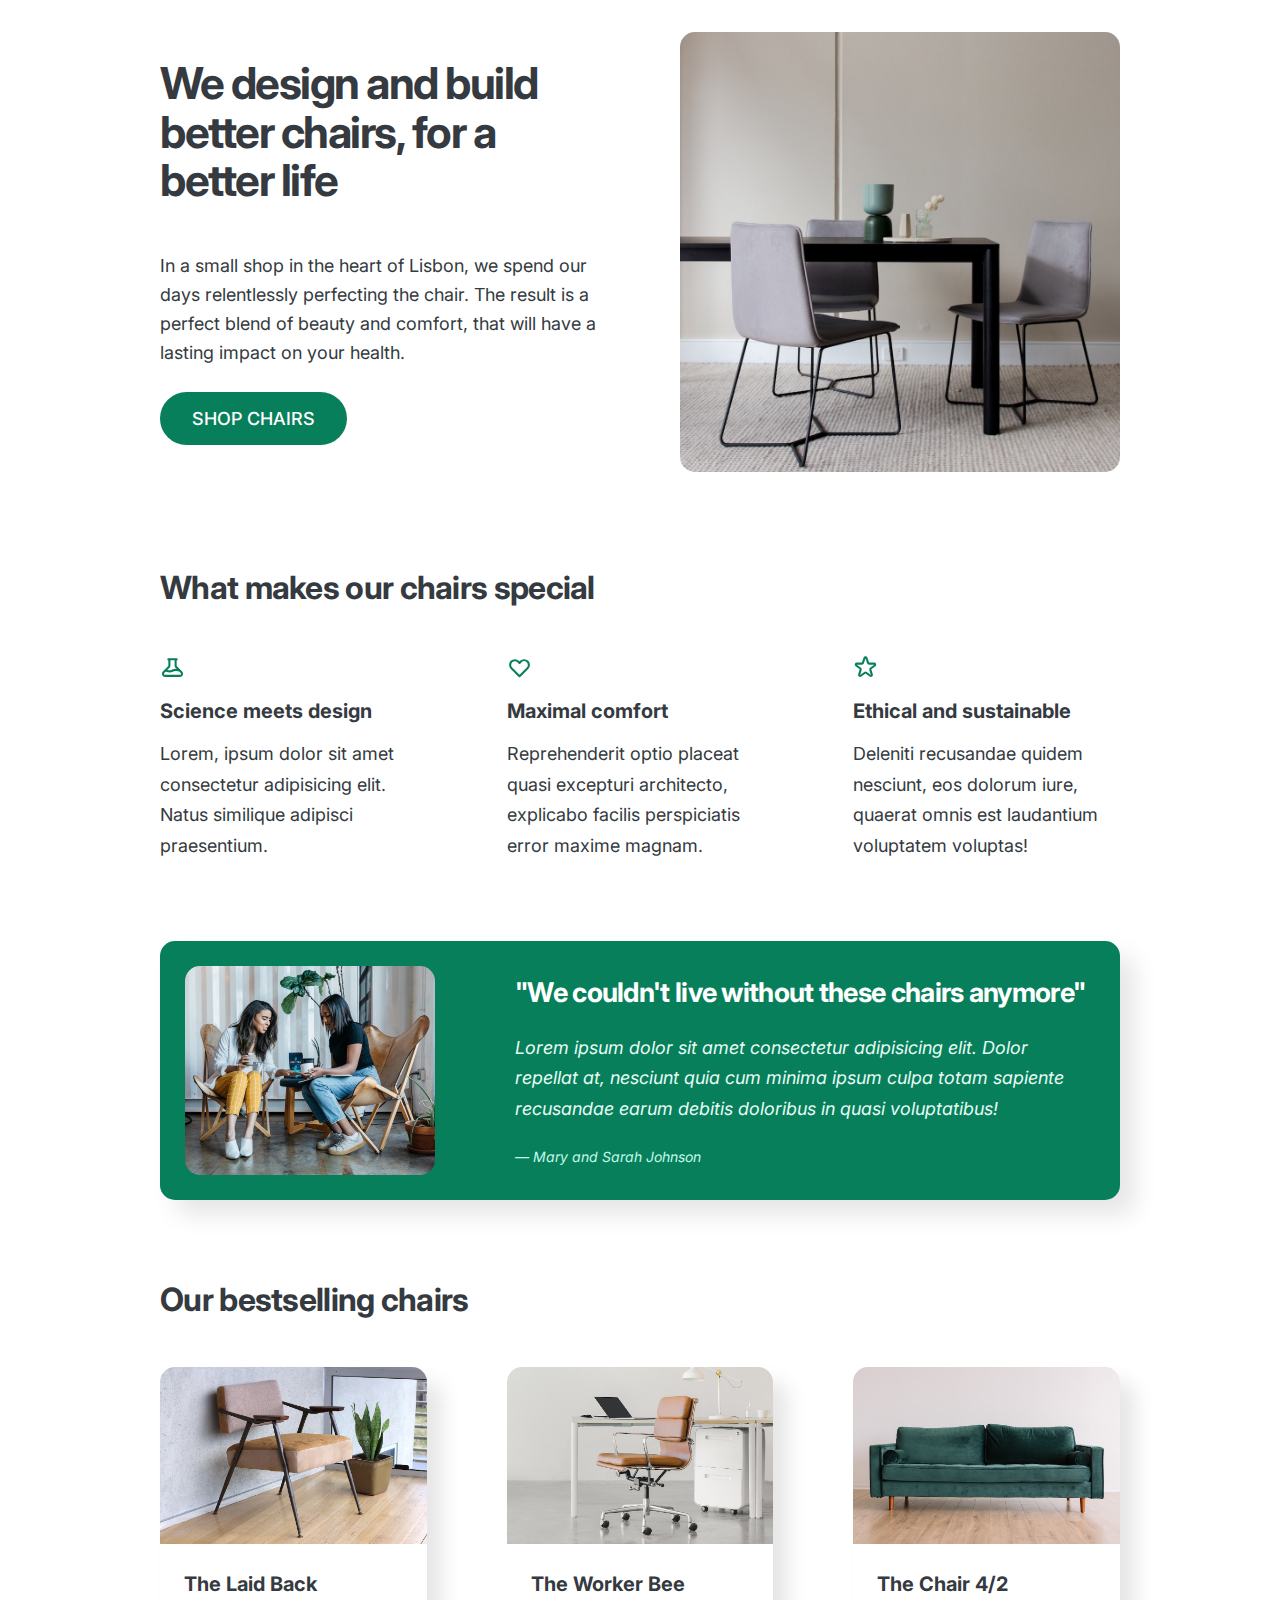
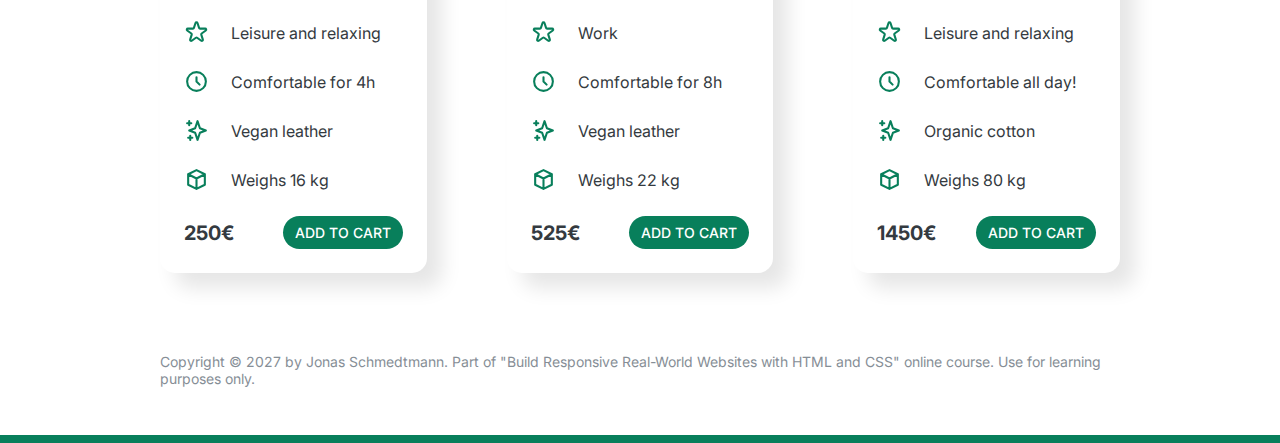
<file: starter/05-Design/index.html>
<!DOCTYPE html>
<html lang="en">
  <head>
    <meta charset="UTF-8" />
    <meta http-equiv="X-UA-Compatible" content="IE=edge" />
    <meta name="viewport" content="width=device-width, initial-scale=1.0" />
    <link rel="preconnect" href="https://fonts.googleapis.com" />
    <link rel="preconnect" href="https://fonts.gstatic.com" crossorigin />
    <link
      href="https://fonts.googleapis.com/css2?family=Inter:wght@400;500;700&display=swap"
      rel="stylesheet"
    />

    <link rel="stylesheet" href="style.css" />
    <title>Lisbon Chair Shop</title>
  </head>
  <body>
    <div class="container">
      <header>
        <div class="header-text-box">
          <h1>We design and build better chairs, for a better life</h1>
          <p class="header-text">
            In a small shop in the heart of Lisbon, we spend our days
            relentlessly perfecting the chair. The result is a perfect blend of
            beauty and comfort, that will have a lasting impact on your health.
          </p>
          <a class="btn btn--big" href="#">Shop chairs</a>
        </div>
        <img src="hero.jpg" alt="Photo" />
      </header>

      <section>
        <h2>What makes our chairs special</h2>
        <div class="grid-3-cols">
          <div>
            <svg
              xmlns="http://www.w3.org/2000/svg"
              class="svg-top"
              fill="none"
              viewBox="0 0 24 24"
              stroke="currentColor"
              stroke-width="2"
            >
              <path
                stroke-linecap="round"
                stroke-linejoin="round"
                d="M19.428 15.428a2 2 0 00-1.022-.547l-2.387-.477a6 6 0 00-3.86.517l-.318.158a6 6 0 01-3.86.517L6.05 15.21a2 2 0 00-1.806.547M8 4h8l-1 1v5.172a2 2 0 00.586 1.414l5 5c1.26 1.26.367 3.414-1.415 3.414H4.828c-1.782 0-2.674-2.154-1.414-3.414l5-5A2 2 0 009 10.172V5L8 4z"
              />
            </svg>
            <p class="features-title"><strong>Science meets design</strong></p>
            <p class="features-text">
              Lorem, ipsum dolor sit amet consectetur adipisicing elit. Natus
              similique adipisci praesentium.
            </p>
          </div>

          <div>
            <svg
              xmlns="http://www.w3.org/2000/svg"
              class="svg-top"
              fill="none"
              viewBox="0 0 24 24"
              stroke="currentColor"
              stroke-width="2"
            >
              <path
                stroke-linecap="round"
                stroke-linejoin="round"
                d="M4.318 6.318a4.5 4.5 0 000 6.364L12 20.364l7.682-7.682a4.5 4.5 0 00-6.364-6.364L12 7.636l-1.318-1.318a4.5 4.5 0 00-6.364 0z"
              />
            </svg>
            <p class="features-title">
              <strong>Maximal comfort</strong>
            </p>
            <p class="features-text">
              Reprehenderit optio placeat quasi excepturi architecto, explicabo
              facilis perspiciatis error maxime magnam.
            </p>
          </div>

          <div>
            <svg
              xmlns="http://www.w3.org/2000/svg"
              class="svg-top"
              fill="none"
              viewBox="0 0 24 24"
              stroke="currentColor"
              stroke-width="2"
            >
              <path
                stroke-linecap="round"
                stroke-linejoin="round"
                d="M11.049 2.927c.3-.921 1.603-.921 1.902 0l1.519 4.674a1 1 0 00.95.69h4.915c.969 0 1.371 1.24.588 1.81l-3.976 2.888a1 1 0 00-.363 1.118l1.518 4.674c.3.922-.755 1.688-1.538 1.118l-3.976-2.888a1 1 0 00-1.176 0l-3.976 2.888c-.783.57-1.838-.197-1.538-1.118l1.518-4.674a1 1 0 00-.363-1.118l-3.976-2.888c-.784-.57-.38-1.81.588-1.81h4.914a1 1 0 00.951-.69l1.519-4.674z"
              />
            </svg>
            <p class="features-title">
              <strong>Ethical and sustainable</strong>
            </p>
            <p class="features-text">
              Deleniti recusandae quidem nesciunt, eos dolorum iure, quaerat
              omnis est laudantium voluptatem voluptas!
            </p>
          </div>
        </div>
      </section>

      <section class="testimonial-section">
        <div class="grid-3-cols">
          <img src="customers.jpg" alt="People sitting on chairs" />
          <div class="testimonial-box">
            <h2>"We couldn't live without these chairs anymore"</h2>
            <blockquote class="testimonial-text">
              Lorem ipsum dolor sit amet consectetur adipisicing elit. Dolor
              repellat at, nesciunt quia cum minima ipsum culpa totam sapiente
              recusandae earum debitis doloribus in quasi voluptatibus!
            </blockquote>
            <p class="testimonial-author">&mdash; Mary and Sarah Johnson</p>
          </div>
        </div>
      </section>

      <section>
        <h2>Our bestselling chairs</h2>
        <div class="grid-3-cols">
          <figure class="chair">
            <img src="chair-1.jpg" alt="Chair" />
            <div class="chair-box">
              <h3>The Laid Back</h3>
              <ul class="chair-details">
                <li>
                  <svg
                    xmlns="http://www.w3.org/2000/svg"
                    class="svg-card"
                    fill="none"
                    viewBox="0 0 24 24"
                    stroke="currentColor"
                    stroke-width="2"
                  >
                    <path
                      stroke-linecap="round"
                      stroke-linejoin="round"
                      d="M11.049 2.927c.3-.921 1.603-.921 1.902 0l1.519 4.674a1 1 0 00.95.69h4.915c.969 0 1.371 1.24.588 1.81l-3.976 2.888a1 1 0 00-.363 1.118l1.518 4.674c.3.922-.755 1.688-1.538 1.118l-3.976-2.888a1 1 0 00-1.176 0l-3.976 2.888c-.783.57-1.838-.197-1.538-1.118l1.518-4.674a1 1 0 00-.363-1.118l-3.976-2.888c-.784-.57-.38-1.81.588-1.81h4.914a1 1 0 00.951-.69l1.519-4.674z"
                    />
                  </svg>
                  <!-- Span is a generic INLINE text element, it doesn't have any meaning. It's like a div element, but inline -->
                  <span>Leisure and relaxing</span>
                </li>
                <li>
                  <svg
                    xmlns="http://www.w3.org/2000/svg"
                    class="svg-card"
                    fill="none"
                    viewBox="0 0 24 24"
                    stroke="currentColor"
                    stroke-width="2"
                  >
                    <path
                      stroke-linecap="round"
                      stroke-linejoin="round"
                      d="M12 8v4l3 3m6-3a9 9 0 11-18 0 9 9 0 0118 0z"
                    />
                  </svg>
                  <span>Comfortable for 4h</span>
                </li>
                <li>
                  <svg
                    xmlns="http://www.w3.org/2000/svg"
                    class="svg-card"
                    fill="none"
                    viewBox="0 0 24 24"
                    stroke="currentColor"
                    stroke-width="2"
                  >
                    <path
                      stroke-linecap="round"
                      stroke-linejoin="round"
                      d="M5 3v4M3 5h4M6 17v4m-2-2h4m5-16l2.286 6.857L21 12l-5.714 2.143L13 21l-2.286-6.857L5 12l5.714-2.143L13 3z"
                    />
                  </svg>
                  <span>Vegan leather</span>
                </li>
                <li>
                  <svg
                    xmlns="http://www.w3.org/2000/svg"
                    class="svg-card"
                    fill="none"
                    viewBox="0 0 24 24"
                    stroke="currentColor"
                    stroke-width="2"
                  >
                    <path
                      stroke-linecap="round"
                      stroke-linejoin="round"
                      d="M20 7l-8-4-8 4m16 0l-8 4m8-4v10l-8 4m0-10L4 7m8 4v10M4 7v10l8 4"
                    />
                  </svg>
                  <span>Weighs 16 kg</span>
                </li>
              </ul>
              <div class="chair-price">
                <strong>250€</strong>
                <a href="#" class="btn btn--small">Add to cart</a>
              </div>
            </div>
          </figure>

          <figure class="chair">
            <img src="chair-2.jpg" alt="Chair" />
            <div class="chair-box">
              <h3>The Worker Bee</h3>
              <ul class="chair-details">
                <li>
                  <svg
                    xmlns="http://www.w3.org/2000/svg"
                    class="svg-card"
                    fill="none"
                    viewBox="0 0 24 24"
                    stroke="currentColor"
                    stroke-width="2"
                  >
                    <path
                      stroke-linecap="round"
                      stroke-linejoin="round"
                      d="M11.049 2.927c.3-.921 1.603-.921 1.902 0l1.519 4.674a1 1 0 00.95.69h4.915c.969 0 1.371 1.24.588 1.81l-3.976 2.888a1 1 0 00-.363 1.118l1.518 4.674c.3.922-.755 1.688-1.538 1.118l-3.976-2.888a1 1 0 00-1.176 0l-3.976 2.888c-.783.57-1.838-.197-1.538-1.118l1.518-4.674a1 1 0 00-.363-1.118l-3.976-2.888c-.784-.57-.38-1.81.588-1.81h4.914a1 1 0 00.951-.69l1.519-4.674z"
                    />
                  </svg>
                  <span>Work</span>
                </li>
                <li>
                  <svg
                    xmlns="http://www.w3.org/2000/svg"
                    class="svg-card"
                    fill="none"
                    viewBox="0 0 24 24"
                    stroke="currentColor"
                    stroke-width="2"
                  >
                    <path
                      stroke-linecap="round"
                      stroke-linejoin="round"
                      d="M12 8v4l3 3m6-3a9 9 0 11-18 0 9 9 0 0118 0z"
                    />
                  </svg>
                  <span>Comfortable for 8h</span>
                </li>
                <li>
                  <svg
                    xmlns="http://www.w3.org/2000/svg"
                    class="svg-card"
                    fill="none"
                    viewBox="0 0 24 24"
                    stroke="currentColor"
                    stroke-width="2"
                  >
                    <path
                      stroke-linecap="round"
                      stroke-linejoin="round"
                      d="M5 3v4M3 5h4M6 17v4m-2-2h4m5-16l2.286 6.857L21 12l-5.714 2.143L13 21l-2.286-6.857L5 12l5.714-2.143L13 3z"
                    />
                  </svg>
                  <span>Vegan leather</span>
                </li>
                <li>
                  <svg
                    xmlns="http://www.w3.org/2000/svg"
                    class="svg-card"
                    fill="none"
                    viewBox="0 0 24 24"
                    stroke="currentColor"
                    stroke-width="2"
                  >
                    <path
                      stroke-linecap="round"
                      stroke-linejoin="round"
                      d="M20 7l-8-4-8 4m16 0l-8 4m8-4v10l-8 4m0-10L4 7m8 4v10M4 7v10l8 4"
                    />
                  </svg>
                  <span>Weighs 22 kg</span>
                </li>
              </ul>
              <div class="chair-price">
                <strong>525€</strong>
                <a href="#" class="btn btn--small">Add to cart</a>
              </div>
            </div>
          </figure>

          <figure class="chair">
            <img src="chair-3.jpg" alt="Chair" />
            <div class="chair-box">
              <h3>The Chair 4/2</h3>
              <ul class="chair-details">
                <li>
                  <svg
                    xmlns="http://www.w3.org/2000/svg"
                    class="svg-card"
                    fill="none"
                    viewBox="0 0 24 24"
                    stroke="currentColor"
                    stroke-width="2"
                  >
                    <path
                      stroke-linecap="round"
                      stroke-linejoin="round"
                      d="M11.049 2.927c.3-.921 1.603-.921 1.902 0l1.519 4.674a1 1 0 00.95.69h4.915c.969 0 1.371 1.24.588 1.81l-3.976 2.888a1 1 0 00-.363 1.118l1.518 4.674c.3.922-.755 1.688-1.538 1.118l-3.976-2.888a1 1 0 00-1.176 0l-3.976 2.888c-.783.57-1.838-.197-1.538-1.118l1.518-4.674a1 1 0 00-.363-1.118l-3.976-2.888c-.784-.57-.38-1.81.588-1.81h4.914a1 1 0 00.951-.69l1.519-4.674z"
                    />
                  </svg>
                  <span>Leisure and relaxing</span>
                </li>
                <li>
                  <svg
                    xmlns="http://www.w3.org/2000/svg"
                    class="svg-card"
                    fill="none"
                    viewBox="0 0 24 24"
                    stroke="currentColor"
                    stroke-width="2"
                  >
                    <path
                      stroke-linecap="round"
                      stroke-linejoin="round"
                      d="M12 8v4l3 3m6-3a9 9 0 11-18 0 9 9 0 0118 0z"
                    />
                  </svg>
                  <span>Comfortable all day!</span>
                </li>
                <li>
                  <svg
                    xmlns="http://www.w3.org/2000/svg"
                    class="svg-card"
                    fill="none"
                    viewBox="0 0 24 24"
                    stroke="currentColor"
                    stroke-width="2"
                  >
                    <path
                      stroke-linecap="round"
                      stroke-linejoin="round"
                      d="M5 3v4M3 5h4M6 17v4m-2-2h4m5-16l2.286 6.857L21 12l-5.714 2.143L13 21l-2.286-6.857L5 12l5.714-2.143L13 3z"
                    />
                  </svg>
                  <span>Organic cotton</span>
                </li>
                <li>
                  <svg
                    xmlns="http://www.w3.org/2000/svg"
                    class="svg-card"
                    fill="none"
                    viewBox="0 0 24 24"
                    stroke="currentColor"
                    stroke-width="2"
                  >
                    <path
                      stroke-linecap="round"
                      stroke-linejoin="round"
                      d="M20 7l-8-4-8 4m16 0l-8 4m8-4v10l-8 4m0-10L4 7m8 4v10M4 7v10l8 4"
                    />
                  </svg>
                  <span>Weighs 80 kg</span>
                </li>
              </ul>
              <div class="chair-price">
                <strong>1450€</strong>
                <a href="#" class="btn btn--small">Add to cart</a>
              </div>
            </div>
          </figure>
        </div>
      </section>

      <footer>
        Copyright &copy; 2027 by Jonas Schmedtmann. Part of "Build Responsive
        Real-World Websites with HTML and CSS" online course. Use for learning
        purposes only.
      </footer>
    </div>
  </body>
</html>
</file>
<file: final/03-CSS-Fundamentals/style.css>
* {
  /* border-top: 10px solid #1098ad; */
  margin: 0;
  padding: 0;
}

/* PAGE SECTIONS */
body {
  color: #444;
  font-family: sans-serif;

  border-top: 10px solid #1098ad;
  position: relative;
}

.container {
  width: 800px;
  /* margin-left: auto;
  margin-right: auto; */
  margin: 0 auto;
}

.main-header {
  background-color: #f7f7f7;
  /* padding: 20px;
  padding-left: 40px;
  padding-right: 40px; */
  padding: 20px 40px;
  margin-bottom: 60px;
  /* height: 80px; */
}

nav {
  font-size: 18px;
  /* text-align: center; */
}

article {
  margin-bottom: 60px;
}

.post-header {
  margin-bottom: 40px;
  /* position: relative; */
}

aside {
  background-color: #f7f7f7;
  border-top: 5px solid #1098ad;
  border-bottom: 5px solid #1098ad;
  /* padding-top: 50px;
  padding-bottom: 50px; */
  padding: 50px 0;
  width: 500px;
}

/* SMALLER ELEMENTS */
h1,
h2,
h3 {
  color: #1098ad;
}

h1 {
  font-size: 26px;
  text-transform: uppercase;
  font-style: italic;
}

h2 {
  font-size: 40px;
  margin-bottom: 30px;
}

h3 {
  font-size: 30px;
  margin-bottom: 20px;
  margin-top: 40px;
}

h4 {
  font-size: 20px;
  text-transform: uppercase;
  text-align: center;
}

p {
  font-size: 22px;
  line-height: 1.5;
  margin-bottom: 15px;
}

ul,
ol {
  margin-left: 50px;
  margin-bottom: 20px;
}

li {
  font-size: 20px;
  margin-bottom: 10px;
  /* display: inline; */
}

li:last-child {
  margin-bottom: 0;
}

/* footer p {
  font-size: 16px;
} */

/* article header p {
  font-style: italic;
} */

#author {
  font-style: italic;
  font-size: 18px;
}

#copyright {
  font-size: 16px;
}

.related-author {
  font-size: 18px;
  font-weight: bold;
}

/* ul {
  list-style: none;
} */

.related {
  list-style: none;
}

body {
  /* background-color: orangered; */
}

/* .first-li {
  font-weight: bold;
} */

li:first-child {
  font-weight: bold;
}

li:last-child {
  font-style: italic;
}

li:nth-child(even) {
  /* color: red; */
}

/* Misconception: this won't work! */
article p:first-child {
  color: red;
}

/* Styling links */
a:link {
  color: #1098ad;
  text-decoration: none;
}

a:visited {
  /* color: #777; */
  color: #1098ad;
}

a:hover {
  color: orangered;
  font-weight: bold;
  text-decoration: underline orangered;
}

a:active {
  background-color: black;
  font-style: italic;
}
/* LVHA */

.post-img {
  width: 100%;
  height: auto;
}

nav a:link {
  /* background-color: orangered;
  margin: 20px;
  padding: 20px;

  display: block; */

  margin-right: 30px;
  margin-top: 10px;
  display: inline-block;
}

nav a:link:last-child {
  margin-right: 0;
}

button {
  font-size: 22px;
  padding: 20px;
  cursor: pointer;

  position: absolute;
  /* top: 50px;
  left: 50px; */
  bottom: 50px;
  right: 50px;
}

h1::first-letter {
  font-style: normal;
  margin-right: 5px;
}

h3 + p::first-line {
  /* color: red; */
}

h2 {
  /* background-color: orange; */
  position: relative;
}

h2::before {
  content: "TOP";
  background-color: #ffe70e;
  color: #444;
  font-size: 16px;
  font-weight: bold;
  display: inline-block;
  padding: 5px 10px;
  position: absolute;
  top: -10px;
  right: -25px;
}

/* Resolving conflicts */
/* #copyright {
  color: red;
}

.copyright {
  color: blue;
}

.text {
  color: yellow;
}

footer p {
  color: green !important;
} */

/* nav a:link,
nav p {
  font-size: 18px;
} */
</file>
<file: final/04-CSS-Layouts/style.css>
* {
  /* border-top: 10px solid #1098ad; */
  margin: 0;
  padding: 0;
  box-sizing: border-box;
}

/* PAGE SECTIONS */
body {
  color: #444;
  font-family: sans-serif;

  border-top: 10px solid #1098ad;
  position: relative;
}

.container {
  width: 1200px;
  /* margin-left: auto;
  margin-right: auto; */
  margin: 0 auto;
}

.main-header {
  background-color: #f7f7f7;
  /* padding: 20px;
  padding-left: 40px;
  padding-right: 40px; */
  padding: 20px 40px;
  /* margin-bottom: 60px; */
  /* height: 80px; */
}

nav {
  font-size: 18px;
  /* text-align: center; */
}

article {
  /* margin-bottom: 60px; */
}

.post-header {
  margin-bottom: 40px;
  /* position: relative; */
}

aside {
  background-color: #f7f7f7;
  border-top: 5px solid #1098ad;
  border-bottom: 5px solid #1098ad;
  padding: 50px 40px;
}

/* SMALLER ELEMENTS */
h1,
h2,
h3 {
  color: #1098ad;
}

h1 {
  font-size: 26px;
  text-transform: uppercase;
  font-style: italic;
}

h2 {
  font-size: 40px;
  margin-bottom: 30px;
}

h3 {
  font-size: 30px;
  margin-bottom: 20px;
  margin-top: 40px;
}

h4 {
  font-size: 20px;
  text-transform: uppercase;
  text-align: center;
  margin-bottom: 30px;
}

p {
  font-size: 22px;
  line-height: 1.5;
  margin-bottom: 15px;
}

ul,
ol {
  margin-left: 50px;
  margin-bottom: 20px;
}

li {
  font-size: 20px;
  margin-bottom: 10px;
  /* display: inline; */
}

li:last-child {
  margin-bottom: 0;
}

/* footer p {
  font-size: 16px;
} */

/* article header p {
  font-style: italic;
} */

#author {
  font-style: italic;
  font-size: 18px;
}

#copyright {
  font-size: 16px;
}

.related-author {
  font-size: 18px;
  font-weight: bold;
}

/* ul {
  list-style: none;
} */

.related {
  list-style: none;
  margin-left: 0;
}

body {
  /* background-color: orangered; */
}

/* .first-li {
  font-weight: bold;
} */

li:first-child {
  font-weight: bold;
}

li:last-child {
  font-style: italic;
}

li:nth-child(even) {
  /* color: red; */
}

/* Misconception: this won't work! */
article p:first-child {
  color: red;
}

/* Styling links */
a:link {
  color: #1098ad;
  text-decoration: none;
}

a:visited {
  /* color: #777; */
  color: #1098ad;
}

a:hover {
  color: orangered;
  font-weight: bold;
  text-decoration: underline orangered;
}

a:active {
  background-color: black;
  font-style: italic;
}
/* LVHA */

.post-img {
  width: 100%;
  height: auto;
}

nav a:link {
  /* background-color: orangered;
  margin: 20px;
  padding: 20px;

  display: block; */

  margin-right: 30px;
  display: inline-block;
}

nav a:link:last-child {
  margin-right: 0;
}

button {
  font-size: 22px;
  padding: 20px;
  cursor: pointer;

  position: absolute;
  /* top: 50px;
  left: 50px; */
  bottom: 50px;
  right: 50px;
}

h1::first-letter {
  font-style: normal;
  margin-right: 5px;
}

h3 + p::first-line {
  /* color: red; */
}

h2 {
  /* background-color: orange; */
  position: relative;
}

h2::before {
  content: "TOP";
  background-color: #ffe70e;
  color: #444;
  font-size: 16px;
  font-weight: bold;
  display: inline-block;
  padding: 5px 10px;
  position: absolute;
  top: -10px;
  right: -25px;
}

/* Resolving conflicts */
/* #copyright {
  color: red;
}

.copyright {
  color: blue;
}

.text {
  color: yellow;
}

footer p {
  color: green !important;
} */

/* nav a:link,
nav p {
  font-size: 18px;
} */

/* FLOATS */
/*
.author-img {
  float: left;
  margin-bottom: 20px;
}

.author {
  float: left;
  margin-top: 10px;
  margin-left: 20px;
}

h1 {
  float: left;
}

nav {
  float: right;
}

.clear {
  clear: both;
}

.clearfix::after {
  clear: both;
  content: "";
  display: block;
}

article {
  width: 825px;
  float: left;
}

aside {
  width: 300px;
  float: right;
}

footer {
  clear: both;
}
*/

/* FLEXBOX */
.main-header {
  display: flex;
  align-items: center;
  justify-content: space-between;
}

.author-box {
  display: flex;
  align-items: center;
  margin-bottom: 15px;
}

.author {
  margin-bottom: 0;
  margin-left: 15px;
}

.related-post {
  display: flex;
  align-items: center;
  gap: 20px;
  margin-bottom: 30px;
}

.related-link:link {
  font-size: 17px;
  font-weight: bold;
  font-style: normal;
  margin-bottom: 5px;
  display: block;
}

.related-author {
  margin-bottom: 0;
  font-size: 14px;
  font-weight: normal;
  font-style: italic;
}

/* FLEXBOX LAYOUT */
/* .row {
  display: flex;
  align-items: flex-start;
  gap: 75px;
  margin-bottom: 60px;
}

article {
  flex: 1;
  margin-bottom: 0;
}

aside {
  
  DEFAULTS:
  flex-grow: 0;
  flex-shrink: 1;
  flex-basis: auto;

  flex: 0 0 300px;
} */

/* CSS GRID LAYOUT */
.container {
  display: grid;
  grid-template-columns: 1fr 300px;
  column-gap: 75px;
  row-gap: 60px;
  align-items: start;
}

.main-header {
  /* grid-column: 1 / span 2; */
  grid-column: 1 / -1;
}

article {
}

aside {
}

footer {
  grid-column: 1 / -1;
}
</file>
<file: final/05-Design/style.css>
/*
SPACING SYSTEM (px)
2 / 4 / 8 / 12 / 16 / 24 / 32 / 48 / 64 / 80 / 96 / 128

FONT SIZE SYSTEM (px)
10 / 12 / 14 / 16 / 18 / 20 / 24 / 30 / 36 / 44 / 52 / 62 / 74 / 86 / 98
*/

/* 
MAIN COLOR: #087f5b
GREY COLOR: #343a40
*/

* {
  margin: 0;
  padding: 0;
  box-sizing: border-box;
}

/* ------------------------ */
/* GENERAL STYLES */
/* ------------------------ */
body {
  font-family: "Inter", sans-serif;
  color: #343a40;
  border-bottom: 8px solid #087f5b;
}

.container {
  width: 960px;
  margin: 0 auto;
}

header,
section {
  margin-bottom: 96px;
}

h2 {
  margin-bottom: 48px;
  font-size: 36px;
  letter-spacing: -0.5px;
  /* 24 / 30 / 36 */
}

.grid-3-cols {
  display: grid;
  grid-template-columns: repeat(3, 1fr);
  column-gap: 80px;
}

.btn:link,
.btn:visited {
  background-color: #087f5b;
  color: #fff;
  text-decoration: none;
  text-transform: uppercase;
  font-weight: 500;

  display: inline-block;
  border-radius: 100px;
}

.btn:hover,
.btn:active {
  background-color: #099268;
}

.btn--big {
  font-size: 18px;
  padding: 16px 32px;
}

.btn--small {
  font-size: 14px;
  padding: 8px 12px;
}

img {
  border-radius: 12px;
}

/* ------------------------ */
/* COMPONENT STYLES */
/* ------------------------ */

/* HEADER */
header {
  display: grid;
  grid-template-columns: repeat(2, 1fr);
  column-gap: 80px;
  margin-top: 64px;
}

.header-text-box {
  align-self: center;
}

h1 {
  margin-bottom: 32px;
  font-size: 44px;
  line-height: 1.1;
  letter-spacing: -1px;
  /* 44 / 52 / 62 */

  /* text-shadow: 0 5px 5px rgba(0, 0, 0, 0.2); */
}

.header-text {
  margin-bottom: 24px;
  font-size: 18px;
  line-height: 1.7;
}

img {
  width: 100%;
}

/* FEATURES */
.features-icon {
  stroke: #087f5b;
  width: 32px;
  heigh: 32px;
  margin-bottom: 24px;
}

.features-title {
  margin-bottom: 16px;
  font-size: 20px;
}

.features-text {
  font-size: 18px;
  line-height: 1.7;
}

/* TESTIMONIAL */
.testimonial-section {
  background-color: #087f5b;
  color: #fff;
  padding: 24px;
  border-radius: 12px;
}

.testimonial-box {
  grid-column: 2 / -1;
  align-self: center;
}

.testimonial-box h2 {
  margin-bottom: 24px;
  /* 20 / 24 / 30 */
  font-size: 24px;
}

.testimonial-text {
  font-style: italic;
  margin-bottom: 24px;
  font-size: 18px;
  line-height: 1.7;
  color: ##e6fcf5;
}

.testimonial-author {
  color: #c3fae8;
}

/* CHAIRS */
.chair {
  box-shadow: 0 20px 30px 0 rgba(0, 0, 0, 0.07);
  border-radius: 12px;
}

.chair img {
  border-bottom-left-radius: 0;
  border-bottom-right-radius: 0;
}

.chair-box {
  padding: 32px;
}

h3 {
  margin-bottom: 24px;
  font-size: 20px;
}

.chair-details {
  list-style: none;
  margin-bottom: 48px;
}

.chair-details li {
  display: flex;
  align-items: center;
  gap: 12px;
  margin-bottom: 16px;
}

.chair-details li:last-child {
  margin-bottom: 0;
}

.chair-icon {
  stroke: #087f5b;
  width: 24px;
  height: 24px;
}

.chair-price {
  display: flex;
  justify-content: space-between;
  align-items: center;
  font-size: 20px;
}

footer {
  margin-bottom: 48px;
  font-size: 14px;
  color: #495057;
}
</file>
<file: starter/02-HTML-Fundamentals/style.css>
* {
  margin: 0;
  padding: 0;
}
body {
  font-family: sans-serif;
  color: #444;
  border-top: 10px solid #1098ad;
}

.container {
  width: 800px;
  margin: 0 auto;
}

h1,
h2,
h3 {
  color: #1098ad;
}

.main-header {
  background-color: #f7f7f7;
  padding: 20px 40px;
  margin-bottom: 60px;
  height: 80px;
}

.post-header {
  margin-bottom: 30px;
  position: relative;
}

article {
  margin-bottom: 40px;
}

.post-img {
  width: 100%;
  height: auto;
}

aside {
  background-color: #f7f7f7;
  border-top: 5px solid #1098ad;
  border-bottom: 5px solid #1098ad;
  padding: 50px 0;
  width: 500px;
}

h1 {
  font-size: 26px;
  text-transform: uppercase;
  font-style: italic;
  margin-bottom: 15px;
}
h1::first-letter {
  font-style: normal;
  margin-right: 15px;
}

h1 span {
  font-style: normal;
}

h2 {
  font-size: 40px;
  margin-bottom: 30px;
  color: #444;
  /* background-color: orangered; */
  position: relative;
}

h2::after {
  content: 'top';
  text-transform: uppercase;
  background-color: yellow;
  font-size: 18px;
  display: inline-block;
  position: absolute;
  padding: 5px;
  top: 0;
  right: -25px;
}
h3 {
  font-size: 30px;
  margin: 40px 0 20px 0;
}

h4 {
  font-size: 20px;
  text-transform: uppercase;
  text-align: center;
}

p {
  font-size: 22px;
  line-height: 1.5;
  margin-bottom: 15px;
}

ol,
ul {
  padding-left: 50px;
  padding-bottom: 20px;
}

li {
  font-size: 20px;
  margin-bottom: 10px;
}
li:last-child {
  margin-bottom: 0;
}

button {
  width: 90px;
  height: 40px;
  position: absolute;
  bottom: 18px;
  right: 18px;
}
/* footer p {
  font-size: 16px;
} */

/* article header p {
  font-style: italic;
} */

.author {
  font-style: italic;
  font-size: 18px;
}

.copyright {
  font-size: 16px;
}

.related-author {
  font-size: 18px;
  font-weight: bold;
}

.related {
  list-style: none;
}

nav {
  font-family: sans-serif;
  font-size: 20px;
}

nav a {
  margin: 0 20px;
  color: #1098ad;
}

/* psudo  */
/* li:first-child {
  font-weight: bold;
}

li:last-child {
  font-style: italic;
}

li:nth-child(2) {
  color: red;
} */

/* misconception: this won't work! */
/* article p:first-child {
  color: brown;
} */

/* styling links */
nav a:link {
  color: #1098ad;
  text-decoration: none;
  font-size: 18px;
}

a:visited {
  color: #1098ad;
}

a:hover {
  text-decoration: underline orangered;
  font-weight: bold;
  color: orangered;
}

a:active {
  background-color: black;
  font-style: italic;
}

/* LVHA should save it to collect or merge last 4 pseudo selectors  */
</file>
<file: starter/04-CSS-Layouts/style.css>
* {
  /* border-top: 10px solid #1098ad; */
  margin: 0;
  padding: 0;
  box-sizing: border-box;
}

/* PAGE SECTIONS */
body {
  color: #444;
  font-family: sans-serif;
  border-top: 10px solid #1098ad;
  position: relative;
}

.container {
  width: 1200px;
  /* margin-left: auto;
  margin-right: auto; */
  margin: 0 auto;
}

.main-header {
  background-color: #f7f7f7;
  /* padding: 20px;
  padding-left: 40px;
  padding-right: 40px; */
  padding: 20px 40px;
  margin-bottom: 60px;
  /* height: 80px; */
}

nav {
  font-size: 18px;
  /* text-align: center; */
}

article {
  /* margin-bottom: 60px; */
}

.post-header {
  margin-bottom: 40px;
  /* position: relative; */
}

.author-img {
  /* float: left; */
  margin-bottom: 15px;
}

.author {
  /* float: left; */
  margin-top: 15px;
  margin-left: 15px;
}

aside {
  background-color: #f7f7f7;
  border-top: 5px solid #1098ad;
  border-bottom: 5px solid #1098ad;
  /* padding-top: 50px;
  padding-bottom: 50px; */
  /* padding: 50px 0; */
  /* width: 500px; */
}

/* SMALLER ELEMENTS */
h1,
h2,
h3 {
  color: #1098ad;
}

h1 {
  font-size: 26px;
  text-transform: uppercase;
  font-style: italic;
}

h2 {
  font-size: 40px;
  margin-bottom: 30px;
}

h3 {
  font-size: 30px;
  margin-bottom: 20px;
  margin-top: 40px;
}

h4 {
  font-size: 20px;
  text-transform: uppercase;
  text-align: center;
  margin-bottom: 30px;
}

p {
  font-size: 22px;
  line-height: 1.5;
  margin-bottom: 15px;
}

ul,
ol {
  margin-left: 50px;
  margin-bottom: 20px;
}

li {
  font-size: 20px;
  margin-bottom: 10px;
  /* display: inline; */
}

li:last-child {
  margin-bottom: 0;
}

/* footer p {
  font-size: 16px;
} */

/* article header p {
  font-style: italic;
} */

#author {
  font-style: italic;
  font-size: 18px;
}

#copyright {
  font-size: 16px;
}

.related-author {
  font-size: 18px;
  font-weight: bold;
}

/* ul {
  list-style: none;
} */

.related {
  list-style: none;
  margin-left: 0;
}

/* .first-li {
  font-weight: bold;
} */

li:first-child {
  font-weight: bold;
}

li:last-child {
  font-style: italic;
}

/* li:nth-child() {
  color: red;
} */

/* Misconception: this won't work! */
article p:first-child {
  color: red;
}

/* Styling links */
a:link {
  color: #1098ad;
  text-decoration: none;
}

a:visited {
  /* color: #777; */
  color: #1098ad;
}

a:hover {
  color: orangered;
  font-weight: bold;
  text-decoration: underline orangered;
}

a:active {
  background-color: black;
  font-style: italic;
}
/* LVHA */

.post-img {
  width: 100%;
  height: auto;
}

nav a:link {
  /* background-color: orangered;
  margin: 20px;
  padding: 20px;

  display: block; */

  /* margin-right: 30px;
  margin-top: 10px; */
  display: inline-block;
}

/* nav a:link:last-child {
  margin-right: 0;
} */

button {
  font-size: 22px;
  padding: 20px;
  cursor: pointer;

  position: absolute;
  /* top: 50px;
  left: 50px; */
  bottom: 50px;
  right: 50px;
}

h1::first-letter {
  font-style: normal;
  margin-right: 5px;
}

/* h3 + p::first-line {
  color: red;
} */

h2 {
  /* background-color: orange; */
  position: relative;
}

h2::before {
  content: 'TOP';
  background-color: #ffe70e;
  color: #444;
  font-size: 16px;
  font-weight: bold;
  display: inline-block;
  padding: 5px 10px;
  position: absolute;
  top: -10px;
  right: -25px;
}

/* Resolving conflicts */
/* #copyright {
  color: red;
}

.copyright {
  color: blue;
}

.text {
  color: yellow;
}

footer p {
  color: green !important;
} */

/* nav a:link,
nav p {
  font-size: 18px;
} */

/* float */

/* h1 {
  float: left;
}

nav {
  float: right;
  font-size: 16px;
} */

/* .main-header {
   background-color: red; 
} */

/* .clearfix::after {
  display: block;
  clear: both;
  content: '';
} */

/* aside {
  width: 300px;
  float: right;
  padding: 50px 10px;
  background-color: red;
} */

/* article {
  background-color: greenyellow;
  width: 825px;
  float: left;
} */
/* 
footer {
  clear: both;
  background-color: #ffe70e;
} */

/* flex-box */

/* 
.main-header {
  display: flex;
  align-items: center;
  justify-content: space-between;
}

nav {
  display: flex;
}

nav a {
  margin-right: 25px;
}

nav a:last-child {
  margin-right: 0;
}

.title-header {
  display: flex;
  align-items: center;
}

.related {
  display: flex;
}

.related-posts {
  margin-left: 15px;
  display: flex;
  flex-direction: column;
  gap: 10px;
  justify-content: center;
   justify-content: space-around;
}

.related-link:link {
  display: block;
  font-size: 16px;
  font-weight: bold;
  font-style: normal;
  margin-bottom: 5px; 
}

.related-author {
  margin-bottom: 0;
  font-weight: normal;
  font-style: italic;
  font-size: 14px;
}

.row {
  display: flex;
  gap: 75px;
  align-items: flex-start;
   justify-content: space-between; 
}

aside {
  flex: 0 0 300px;
  padding-top: 35px;
  padding-bottom: 35px;
  padding-right: 17px;
}

article {
  flex: 1;
  margin-bottom: 30px;
}

ul {
  margin-left: 25px;
} */

/* GRID */

.container {
  display: grid;
  grid-template-columns: 1fr 300px;
  grid-template-rows: 150px 1fr 100px;
  column-gap: 75px;
  align-items: start;
}

.main-header {
  grid-column: 1 / -1;
  grid-row: 1;
}

article {
  grid-column: 1 / span 2;
  grid-row: 2;
}

aside {
  grid-column: 3 / 4;
  grid-row: 2;
}

footer {
  grid-column: 1 / -1;
  grid-row: -1;
}
</file>
<file: starter/05-Design/style.css>
/*
SPACING SYSTEM (px)
2 / 4 / 8 / 12 / 16 / 24 / 32 / 48 / 64 / 80 / 96 / 128

FONT SIZE SYSTEM (px)
10 / 12 / 14 / 16 / 18 / 20 / 24 / 30 / 36 / 44 / 52 / 62 / 74 / 86 / 98
*/

/* 
color--main : #087f5b
color--light: #099268
text--color: #212529
light--color: #495057
*/

* {
  margin: 0;
  padding: 0;
  box-sizing: border-box;
}

/* ------------------------ */
/* GENERAL STYLES */
/* ------------------------ */
body {
  font-family: 'inter', sans-serif;
  color: #343a40;
  border-bottom: 8px solid #087f5b;
}

.container {
  width: 960px;
  margin: 0 auto;
}

header,
section {
  margin-bottom: 48px;
}

section {
  margin-bottom: 80px;
}

h2 {
  margin-bottom: 48px;
  font-size: 32px;
  letter-spacing: -0.7px;
  /* font system */
  /* 24 / 30 / 36 */
}

.grid-3-cols {
  display: grid;
  grid-template-columns: repeat(3, 1fr);
  column-gap: 80px;
}

.svg-top {
  width: 25px;
  height: 25px;
  color: #087f5b;
  /* margin-bottom: 15px; */
  margin: 0 auto 15px auto;
}

.btn:link,
.btn:visited {
  display: inline-block;
  background-color: #087f5b;
  color: #fff;
  font-size: 18px;
  font-weight: 500;
  text-decoration: none;
  text-transform: uppercase;
  border-radius: 30px;
  padding: 16px 32px;
  /* 8 / 12 / 16 */
}

/* ------------------------ */
/* COMPONENT STYLES */
/* ------------------------ */

/* HEADER */
header {
  display: grid;
  grid-template-columns: repeat(2, 1fr);
  column-gap: 80px;
  margin-top: 32px;
  margin-bottom: 96px;
  /* wieght space */
  /* 48 / 64 / 80 / 96 */
}

.header-text-box {
  align-self: center;
}

h1 {
  margin-bottom: 48px;
  font-size: 44px;
  line-height: 1.1;
  letter-spacing: -1.5px;
  /* box-shadow: 15px 15px 20px rgba(0, 0, 0, 0.1); */

  /* font system */
  /*  44 / 52 / 62 */
}

.header-text {
  margin-bottom: 24px;
  font-size: 18px;
  line-height: 1.6;
  /* letter-spacing: 0.9px; */
  /* font system */
  /* 16 / 18 / 20 */
}

img {
  width: 100%;
  border-radius: 15px;
}

/* FEATURES */
.features-icon {
  margin-bottom: 15px;
}

.features-title {
  font-size: 20px;
  margin-bottom: 16px;
}

.features-text {
  font-size: 18px;
  line-height: 1.7;
}

/* TESTIMONIAL */
.testimonial-section {
  background-color: #087f5b;
  color: #fff;
  padding: 25px;
  border-radius: 15px;
  box-shadow: 15px 15px 25px rgba(0, 0, 0, 0.1);
}

.testimonial-box {
  grid-column: 2 / -1;
  align-self: center;
}

.testimonial-box h2 {
  font-size: 27px;
  margin-bottom: 24px;
  /* 24 / 30 / 36 */
}

.testimonial-text {
  font-style: italic;
  margin-bottom: 24px;
  font-size: 18px;
  line-height: 1.7;
  color: #e6fcf5;
}

.testimonial-author {
  font-size: 14px;
  font-style: italic;
  color: #c3fae8;
}

/* CHAIRS */
.chair {
  border-radius: 15px;
  box-shadow: 15px 15px 20px 0 rgba(0, 0, 0, 0.1);
}

.chair img {
  border-bottom-left-radius: 0;
  border-bottom-right-radius: 0;
}

.chair-box {
  padding: 24px;
}

h3 {
  margin-bottom: 24px;
  font-size: 20px;
}

.chair-details {
  list-style: none;
  margin-bottom: 24px;
}

.chair-details li {
  display: flex;
  align-items: center;
  gap: 12px;
  margin-bottom: 24px;
}

.chair-details li:last-child {
  margin-bottom: 0;
}

.svg-card {
  width: 25px;
  height: 25px;
  color: #087f5b;
  margin-right: 10px;
  /* margin-left: 10px; */
}

.chair-price {
  display: flex;
  align-items: center;
  justify-content: space-between;
  font-size: 20px;
}

.btn--small:link,
.btn--small:visited {
  padding: 8px 12px;
  font-size: 14px;
}

footer {
  margin-bottom: 48px;
  font-size: 14px;
  color: #868e96;
  /* font-style: italic; */
}
</file>
